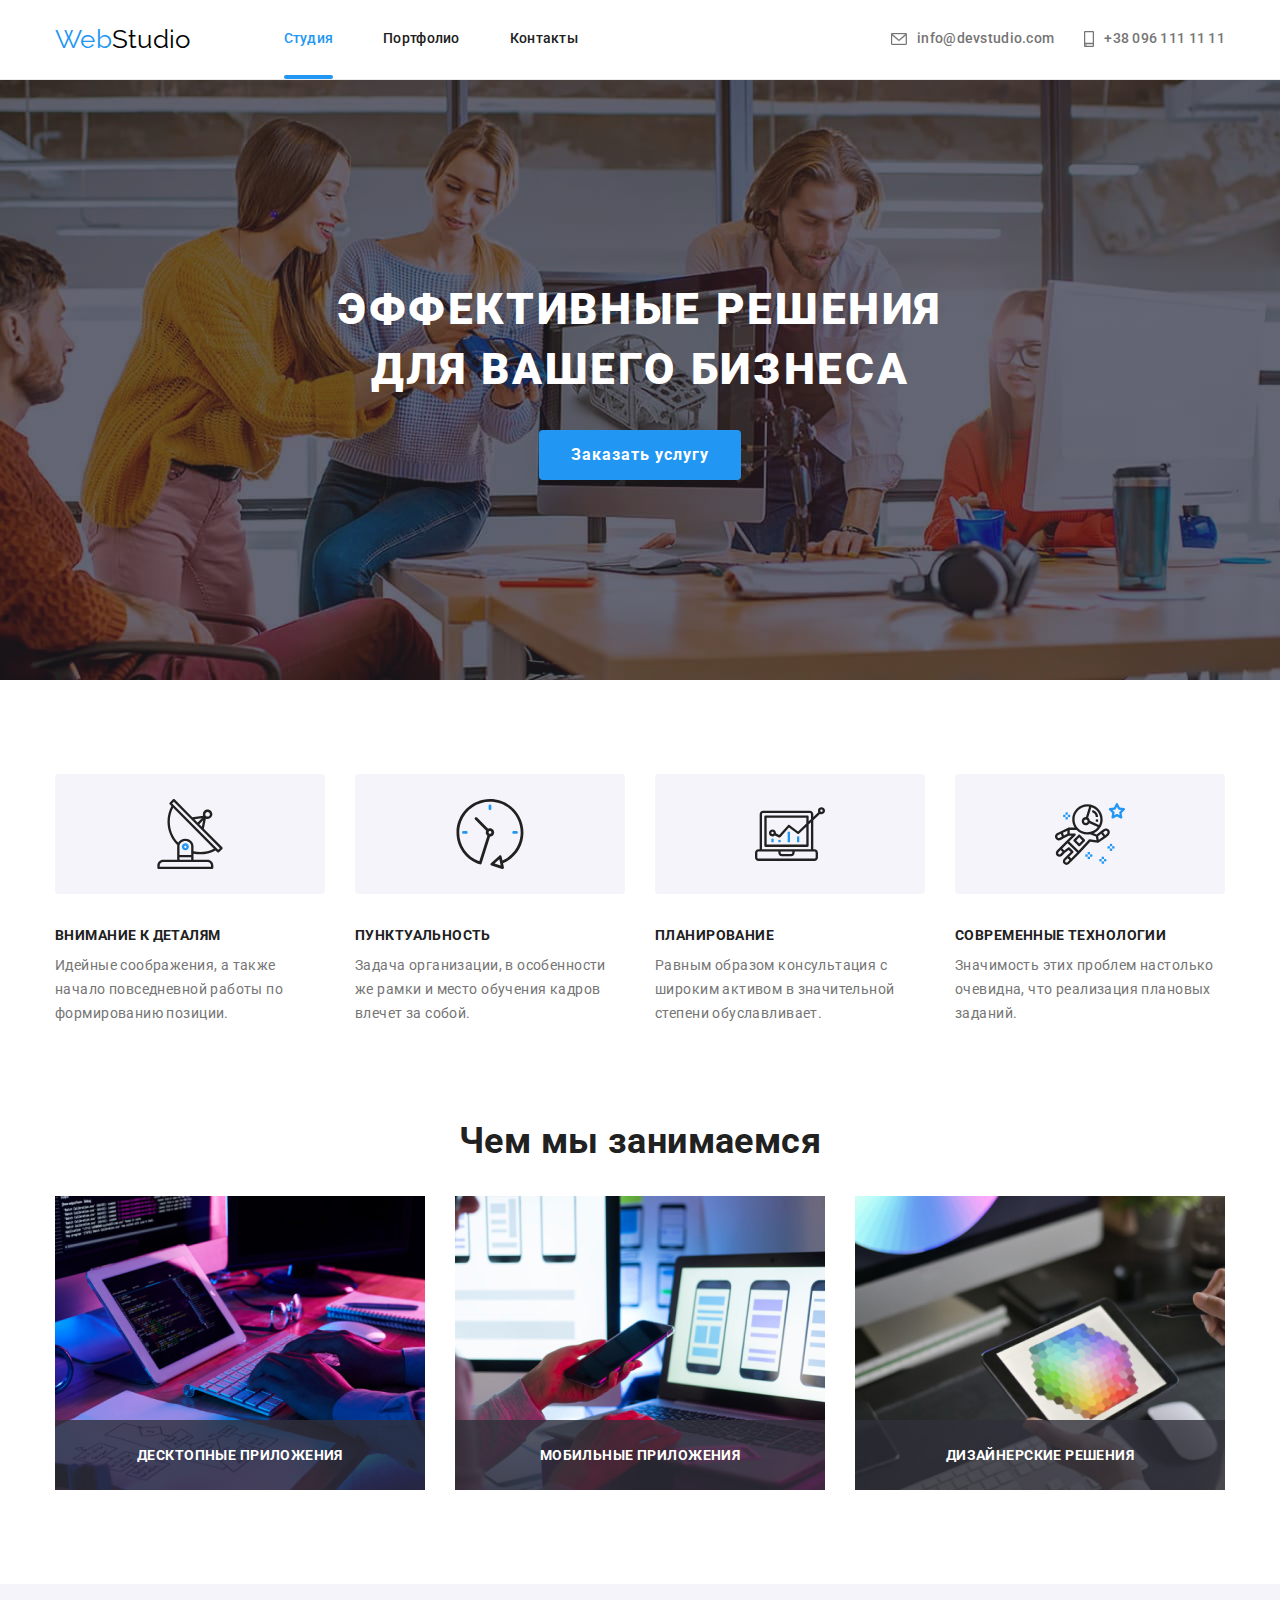
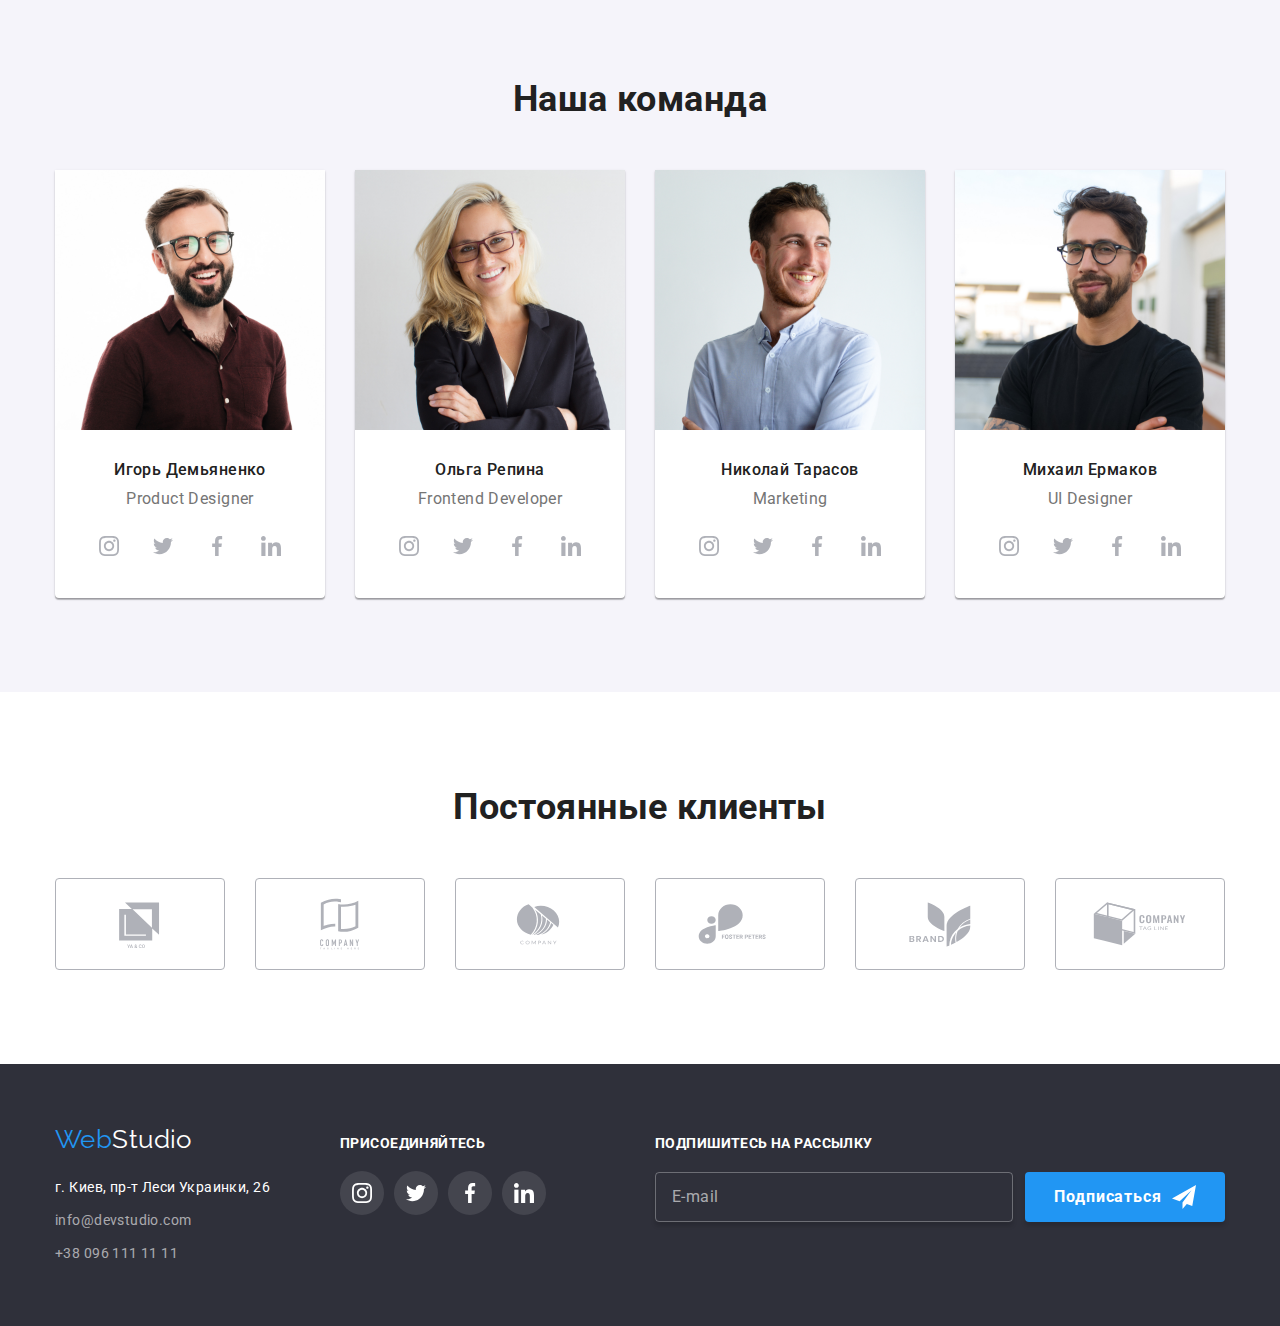
<file: index.html>
<!DOCTYPE html>
<html lang="ru">
  <head>
    <meta charset="UTF-8" />
    <meta http-equiv="X-UA-Compatible" content="IE=edge" />
    <meta name="viewport" content="width=device-width, initial-scale=1.0" />
    <title>WebStudio</title>
    <link rel="preconnect" href="https://fonts.gstatic.com" />
    <link
      rel="stylesheet"
      href="https://cdnjs.cloudflare.com/ajax/libs/modern-normalize/1.0.0/modern-normalize.min.css"
    />
    <link
      href="https://fonts.googleapis.com/css2?family=Raleway:wght@700&family=Roboto:wght@400;500;700;900&display=swap"
      rel="stylesheet"
    />
    <link rel="stylesheet" href="./css/styles.min.css" />
  </head>
  <body>
    <!-- top line -->
    <header class="header page-header">
      <div class="container">
        <nav class="main-nav">
          <a href="./index.html" class="main-nav__logo"
            ><span class="main-nav__logo--web">Web</span
            ><span class="main-nav__logo--studio">Studio</span></a
          >
        </nav>
        <button
          type="button"
          class="menu-button"
          aria-expanded="false"
          aria-controls="menu-container"
          data-menu-button
        >
          <svg
            width="20px"
            height="20px"
            aria-label="переключатель мобильного меню"
          >
            <use
              class="icon-menu-burger"
              href="./images/sprite.svg#icon-burger"
            ></use>
            <use
              class="icon-close-burger"
              href="./images/sprite.svg#icon-close-burger"
            ></use>
          </svg>
        </button>
        <div class="menu-container" id="menu-container" data-menu>
          <div class="nav-block">
            <ul class="menu site-nav">
              <li class="menu__item">
                <a class="menu__link" href="./index.html"
                  ><span class="menu__item--current">Студия</span></a
                >
              </li>
              <li class="menu__item">
                <a class="menu__link" href="./portfolio.html">Портфолио</a>
              </li>
              <li class="menu__item">
                <a class="menu__link" href="">Контакты</a>
              </li>
            </ul>
          </div>
          <ul class="auth-nav auth-nav--modifier">
            <li class="auth-nav__item">
              <a
                class="auth-nav__link auth-nav__link--modifier"
                href="mailto:info@devstudio.com"
              >
                <svg class="auth-nav--mail-icon">
                  <use href="./images/sprite.svg#icon-envelope"></use>
                </svg>
                info@devstudio.com</a
              >
            </li>
            <li class="auth-nav__item auth-nav__item--modifier">
              <a
                class="
                  auth-nav__link auth-nav__link--modifier auth-nav__link--phone
                "
                href="tel:+380961111111"
                ><svg class="auth-nav--tel-icon">
                  <use href="./images/sprite.svg#icon-smartphone"></use>
                </svg>
                +38 096 111 11 11</a
              >
            </li>
          </ul>
          <ul class="social__list">
            <li class="social__item">
              <a
                href=""
                class="social__link"
                target="_blank"
                rel="noopener noreferrer"
                >Instagram</a
              >
            </li>
            <li class="social__item">
              <a
                href=""
                class="social__link"
                target="_blank"
                rel="noopener noreferrer"
                >Twitter</a
              >
            </li>
            <li class="social__item">
              <a
                href=""
                class="social__link"
                target="_blank"
                rel="noopener noreferrer"
                >Facebook</a
              >
            </li>
            <li class="social__item">
              <a
                href=""
                class="social__link"
                target="_blank"
                rel="noopener noreferrer"
                >LinkedIn</a
              >
            </li>
          </ul>
        </div>
      </div>
    </header>

    <main>
      <!-- headder -->
      <section class="hero hero--modifier">
        <div class="container">
          <h1 class="hero--text">
            Эффективные решения<br />
            для вашего бизнеса
          </h1>

          <button data-modal-open type="button" class="button primary">
            Заказать услугу
          </button>
        </div>
      </section>

      <!-- Особенности -->

      <section class="section">
        <div class="container">
          <ul class="feature">
            <li class="feature__item feature__item--modifier">
              <div class="feature__icon">
                <svg class="feature__icon--modifier">
                  <use href="./images/sprite.svg#icon-antenna"></use>
                </svg>
              </div>
              <h2 class="feature__label">Внимание к деталям</h2>
              <p class="feature__text">
                Идейные соображения, а также начало повседневной работы по
                формированию позиции.
              </p>
            </li>
            <li class="feature__item feature__item--modifier">
              <div class="feature__icon">
                <svg class="feature__icon--modifier">
                  <use href="./images/sprite.svg#icon-clock"></use>
                </svg>
              </div>
              <h2 class="feature__label">Пунктуальность</h2>
              <p class="feature__text">
                Задача организации, в особенности же рамки и место обучения
                кадров влечет за собой.
              </p>
            </li>
            <li class="feature__item feature__item--modifier">
              <div class="feature__icon">
                <svg class="feature__icon--modifier">
                  <use href="./images/sprite.svg#icon-diagram"></use>
                </svg>
              </div>
              <h2 class="feature__label">Планирование</h2>
              <p class="feature__text">
                Равным образом консультация с широким активом в значительной
                степени обуславливает.
              </p>
            </li>
            <li class="feature__item feature__item--modifier">
              <div class="feature__icon">
                <svg class="feature__icon--modifier">
                  <use href="./images/sprite.svg#icon-astronaut"></use>
                </svg>
              </div>
              <h2 class="feature__label">Современные технологии</h2>
              <p class="feature__text">
                Значимость этих проблем настолько очевидна, что реализация
                плановых заданий.
              </p>
            </li>
          </ul>
        </div>
      </section>

      <!-- Чем мы занимаемся -->

      <section class="section work">
        <div class="container">
          <h2 class="work__title">Чем мы занимаемся</h2>
          <ul class="work-cardset">
            <li class="work-cardset__item work-cardset__item--modifier">
              <img src="./images/box1.jpg" alt="site creator" width="370" />
              <div class="work-cardset--text">
                <p>десктопные приложения</p>
              </div>
            </li>
            <li class="work-cardset__item work-cardset__item--modifier">
              <img src="./images/box2.jpg" alt="app creator" width="370" />
              <div class="work-cardset--text">
                <p>мобильные приложения</p>
              </div>
            </li>
            <li class="work-cardset__item work-cardset__item--modifier">
              <img src="./images/box3.jpg" alt="some design" width="370" />
              <div class="work-cardset--text">
                <p>дизайнерские решения</p>
              </div>
            </li>
          </ul>
        </div>
      </section>

      <!-- Наша команда / team -->

      <section class="section team">
        <div class="container">
          <h2 class="team__title">Наша команда</h2>
          <ul class="team-card-set">
            <li class="team-card-set__item">
              <picture>
                <source
                  srcset="./images/team-card-1.jpg"
                  media="(min-width: 1200px)"
                  type="image/jpeg"
                />
                <source
                  srcset="
                    ./images/tablet/worker01.jpg   1x,
                    ./images/tablet/worker01x2.jpg 2x
                  "
                  media="(min-width: 768px)"
                  type="image/jpeg"
                />
                <source
                  srcset="
                    ./images/mobile/worker01.jpg   1x,
                    ./images/mobile/worker01x2.jpg 2x
                  "
                  media="(max-width: 767.98px)"
                  type="image/jpeg"
                />
                <img
                  src="./images/mobile/worker01.jpg"
                  width="450"
                  height="460"
                  alt="портрет члена команды"
                  class="team-members__img"
                />
              </picture>
              <div class="worker">
                <h3 class="worker__title">Игорь Демьяненко</h3>
                <p class="worker__text">Product Designer</p>
                <ul class="social-icons">
                  <li class="social-icons__item">
                    <a
                      href=""
                      class="social-icon__link"
                      target="_blank"
                      rel="noopener noreferrer"
                    >
                      <svg class="social-icon__svg">
                        <use href="./images/sprite.svg#icon-instagram"></use>
                      </svg>
                    </a>
                  </li>
                  <li class="social-icons__item">
                    <a
                      href=""
                      class="social-icon__link"
                      target="_blank"
                      rel="noopener noreferrer"
                    >
                      <svg class="social-icon__svg">
                        <use href="./images/sprite.svg#icon-twitter"></use>
                      </svg>
                    </a>
                  </li>
                  <li class="social-icons__item">
                    <a
                      href=""
                      class="social-icon__link"
                      target="_blank"
                      rel="noopener noreferrer"
                    >
                      <svg class="social-icon__svg">
                        <use href="./images/sprite.svg#icon-facebook"></use>
                      </svg>
                    </a>
                  </li>
                  <li class="social-icons__item">
                    <a
                      href=""
                      class="social-icon__link"
                      target="_blank"
                      rel="noopener noreferrer"
                    >
                      <svg class="social-icon__svg">
                        <use href="./images/sprite.svg#icon-linkedin"></use>
                      </svg>
                    </a>
                  </li>
                </ul>
              </div>
            </li>

            <li class="team-card-set__item">
              <picture>
                <source
                  srcset="./images/team-card-2.jpg"
                  media="(min-width: 1200px)"
                  type="image/jpeg"
                />
                <source
                  srcset="
                    ./images/tablet/worker02.jpg   1x,
                    ./images/tablet/worker02x2.jpg 2x
                  "
                  media="(min-width: 768px)"
                  type="image/jpeg"
                />
                <source
                  srcset="
                    ./images/mobile/worker02.jpg   1x,
                    ./images/mobile/worker02x2.jpg 2x
                  "
                  media="(max-width: 767.98px)"
                  type="image/jpeg"
                />
                <img
                  src="./images/mobile/worker02.jpg"
                  width="450"
                  height="460"
                  alt="портрет члена команды"
                  class="team-members__img"
                />
              </picture>
              <div class="worker">
                <h3 class="worker__title">Ольга Репина</h3>
                <p class="worker__text">Frontend Developer</p>
                <ul class="social-icons">
                  <li class="social-icons__item">
                    <a
                      href=""
                      class="social-icon__link"
                      target="_blank"
                      rel="noopener noreferrer"
                    >
                      <svg class="social-icon__svg">
                        <use href="./images/sprite.svg#icon-instagram"></use>
                      </svg>
                    </a>
                  </li>
                  <li class="social-icons__item">
                    <a
                      href=""
                      class="social-icon__link"
                      target="_blank"
                      rel="noopener noreferrer"
                    >
                      <svg class="social-icon__svg">
                        <use href="./images/sprite.svg#icon-twitter"></use>
                      </svg>
                    </a>
                  </li>
                  <li class="social-icons__item">
                    <a
                      href=""
                      class="social-icon__link"
                      target="_blank"
                      rel="noopener noreferrer"
                    >
                      <svg class="social-icon__svg">
                        <use href="./images/sprite.svg#icon-facebook"></use>
                      </svg>
                    </a>
                  </li>
                  <li class="social-icons__item">
                    <a
                      href=""
                      class="social-icon__link"
                      target="_blank"
                      rel="noopener noreferrer"
                    >
                      <svg class="social-icon__svg">
                        <use href="./images/sprite.svg#icon-linkedin"></use>
                      </svg>
                    </a>
                  </li>
                </ul>
              </div>
            </li>

            <li class="team-card-set__item">
              <picture>
                <source
                  srcset="./images/team-card-3.jpg"
                  media="(min-width: 1200px)"
                  type="image/jpeg"
                />
                <source
                  srcset="
                    ./images/tablet/worker03.jpg   1x,
                    ./images/tablet/worker03x2.jpg 2x
                  "
                  media="(min-width: 768px)"
                  type="image/jpeg"
                />
                <source
                  srcset="
                    ./images/mobile/worker03.jpg   1x,
                    ./images/mobile/worker03x2.jpg 2x
                  "
                  media="(max-width: 767.98px)"
                  type="image/jpeg"
                />
                <img
                  src="./images/mobile/worker03.jpg"
                  width="450"
                  height="460"
                  alt="портрет члена команды"
                  class="team-members__img"
                />
              </picture>
              <div class="worker">
                <h3 class="worker__title">Николай Тарасов</h3>
                <p class="worker__text">Marketing</p>
                <ul class="social-icons">
                  <li class="social-icons__item">
                    <a
                      href=""
                      class="social-icon__link"
                      target="_blank"
                      rel="noopener noreferrer"
                    >
                      <svg class="social-icon__svg">
                        <use href="./images/sprite.svg#icon-instagram"></use>
                      </svg>
                    </a>
                  </li>
                  <li class="social-icons__item">
                    <a
                      href=""
                      class="social-icon__link"
                      target="_blank"
                      rel="noopener noreferrer"
                    >
                      <svg class="social-icon__svg">
                        <use href="./images/sprite.svg#icon-twitter"></use>
                      </svg>
                    </a>
                  </li>
                  <li class="social-icons__item">
                    <a
                      href=""
                      class="social-icon__link"
                      target="_blank"
                      rel="noopener noreferrer"
                    >
                      <svg class="social-icon__svg">
                        <use href="./images/sprite.svg#icon-facebook"></use>
                      </svg>
                    </a>
                  </li>
                  <li class="social-icons__item">
                    <a
                      href=""
                      class="social-icon__link"
                      target="_blank"
                      rel="noopener noreferrer"
                    >
                      <svg class="social-icon__svg">
                        <use href="./images/sprite.svg#icon-linkedin"></use>
                      </svg>
                    </a>
                  </li>
                </ul>
              </div>
            </li>

            <li class="team-card-set__item">
              <picture>
                <source
                  srcset="./images/team-card-4.jpg"
                  media="(min-width: 1200px)"
                  type="image/jpeg"
                />
                <source
                  srcset="
                    ./images/tablet/worker04.jpg   1x,
                    ./images/tablet/worker04x2.jpg 2x
                  "
                  media="(min-width: 768px)"
                  type="image/jpeg"
                />
                <source
                  srcset="
                    ./images/mobile/worker04.jpg   1x,
                    ./images/mobile/worker04x2.jpg 2x
                  "
                  media="(max-width: 767.98px)"
                  type="image/jpeg"
                />
                <img
                  src="./images/mobile/worker04.jpg"
                  width="450"
                  height="460"
                  alt="портрет члена команды"
                  class="team-members__img"
                />
              </picture>
              <div class="worker">
                <h3 class="worker__title">Михаил Ермаков</h3>
                <p class="worker__text">UI Designer</p>
                <ul class="social-icons">
                  <li class="social-icons__item">
                    <a
                      href=""
                      class="social-icon__link"
                      target="_blank"
                      rel="noopener noreferrer"
                    >
                      <svg class="social-icon__svg">
                        <use href="./images/sprite.svg#icon-instagram"></use>
                      </svg>
                    </a>
                  </li>
                  <li class="social-icons__item">
                    <a
                      href=""
                      class="social-icon__link"
                      target="_blank"
                      rel="noopener noreferrer"
                    >
                      <svg class="social-icon__svg">
                        <use href="./images/sprite.svg#icon-twitter"></use>
                      </svg>
                    </a>
                  </li>
                  <li class="social-icons__item">
                    <a
                      href=""
                      class="social-icon__link"
                      target="_blank"
                      rel="noopener noreferrer"
                    >
                      <svg class="social-icon__svg">
                        <use href="./images/sprite.svg#icon-facebook"></use>
                      </svg>
                    </a>
                  </li>
                  <li class="social-icons__item">
                    <a
                      href=""
                      class="social-icon__link"
                      target="_blank"
                      rel="noopener noreferrer"
                    >
                      <svg class="social-icon__svg">
                        <use href="./images/sprite.svg#icon-linkedin"></use>
                      </svg>
                    </a>
                  </li>
                </ul>
              </div>
            </li>
          </ul>
        </div>
      </section>

      <!-- clients -->

      <section class="section clients">
        <div class="container">
          <h2 class="clients__title">Постоянные клиенты</h2>
          <ul class="client-logo">
            <li class="client-logo__icon">
              <a
                href=""
                class="client-logo__link"
                target="_blank"
                rel="noopener noreferrer"
              >
                <svg class="client-logo__svg">
                  <use href="./images/sprite.svg#icon-logo1"></use>
                </svg>
              </a>
            </li>
            <li class="client-logo__icon">
              <a
                href=""
                class="client-logo__link"
                target="_blank"
                rel="noopener noreferrer"
              >
                <svg class="client-logo__svg">
                  <use href="./images/sprite.svg#icon-logo2"></use>
                </svg>
              </a>
            </li>
            <li class="client-logo__icon">
              <a
                href=""
                class="client-logo__link"
                target="_blank"
                rel="noopener noreferrer"
              >
                <svg class="client-logo__svg">
                  <use href="./images/sprite.svg#icon-logo3"></use>
                </svg>
              </a>
            </li>
            <li class="client-logo__icon">
              <a
                href=""
                class="client-logo__link"
                target="_blank"
                rel="noopener noreferrer"
              >
                <svg class="client-logo__svg">
                  <use href="./images/sprite.svg#icon-logo4"></use>
                </svg>
              </a>
            </li>
            <li class="client-logo__icon">
              <a
                href=""
                class="client-logo__link"
                target="_blank"
                rel="noopener noreferrer"
              >
                <svg class="client-logo__svg">
                  <use href="./images/sprite.svg#icon-logo5"></use>
                </svg>
              </a>
            </li>
            <li class="client-logo__icon">
              <a
                href=""
                class="client-logo__link"
                target="_blank"
                rel="noopener noreferrer"
              >
                <svg class="client-logo__svg">
                  <use href="./images/sprite.svg#icon-logo6"></use>
                </svg>
              </a>
            </li>
          </ul>
        </div>
      </section>
    </main>

    <!-- Подвал / footer -->

    <footer class="footer">
      <div class="container footer-menu">
        <address class="footer-menu__adress">
          <a href="./index.html" class="footer-menu__logo"
            ><span class="footer-menu__logo--web">Web</span
            ><span class="footer-menu__logo--studio">Studio</span></a
          >
          <div>
            <p class="footer-menu__street">г. Киев, пр-т Леси Украинки, 26</p>
            <ul class="auth-nav-foot">
              <li class="auth-nav-foot__mail">
                <a href="mailto:info@devstudio.com"
                  ><span class="auth-nav-foot__contact"
                    >info@devstudio.com</span
                  ></a
                >
              </li>
              <li class="auth-nav-foot__tel">
                <a href="tel:+380961111111"
                  ><span class="auth-nav-foot__contact"
                    >+38 096 111 11 11</span
                  ></a
                >
              </li>
            </ul>
          </div>
        </address>
        <div class="footer-socials">
          <p class="footer-socials__title">присоединяйтесь</p>
          <ul class="footer-icons">
            <li class="footer-icons__item">
              <a
                href=""
                class="footer-icons__link"
                target="_blank"
                rel="noopener noreferrer"
              >
                <svg class="footer-icons__svg">
                  <use href="./images/sprite.svg#icon-instagram"></use>
                </svg>
              </a>
            </li>
            <li class="footer-icons__item">
              <a
                href=""
                class="footer-icons__link"
                target="_blank"
                rel="noopener noreferrer"
              >
                <svg class="footer-icons__svg">
                  <use href="./images/sprite.svg#icon-twitter"></use>
                </svg>
              </a>
            </li>
            <li class="footer-icons__item">
              <a
                href=""
                class="footer-icons__link"
                target="_blank"
                rel="noopener noreferrer"
              >
                <svg class="footer-icons__svg">
                  <use href="./images/sprite.svg#icon-facebook"></use>
                </svg>
              </a>
            </li>
            <li class="footer-icons__item">
              <a
                href=""
                class="footer-icons__link"
                target="_blank"
                rel="noopener noreferrer"
              >
                <svg class="footer-icons__svg">
                  <use href="./images/sprite.svg#icon-linkedin"></use>
                </svg>
              </a>
            </li>
          </ul>
        </div>
        <div class="sign-up">
          <h2 class="sign-up__text">Подпишитесь на рассылку</h2>
          <form class="foot-form">
            <label for="sign-up" class="foot-form__label visually-hidden">
              Почта
            </label>
            <input
              type="email"
              name="sign-up"
              class="foot-form__input"
              id="sign-up"
              placeholder="E-mail"
            />
            <button type="submit" class="submit-btn button-cursor">
              Подписаться
              <span class="submit-btn__svg">
                <svg class="submit-btn__svg--send-svg">
                  <use href="./images/sprite.svg#icon-send"></use>
                </svg>
              </span>
            </button>
          </form>
        </div>
      </div>
    </footer>

    <!-- backdrop  -->

    <div class="backdrop is-hidden" data-modal>
      <div class="modal">
        <button data-modal-close type="button" class="modal__close">
          <svg class="modal__icon">
            <use href="./images/sprite.svg#icon-close"></use>
          </svg>
        </button>

        <form class="form" autocomplete="off">
          <p class="form__title">Оставьте свои данные, мы вам перезвоним</p>

          <label class="form__label"
            >Имя
            <input class="form__input" type="text" name="user-name" />
            <svg class="form__icon" width="18px" height="18px">
              <use href="./images/sprite.svg#icon-person"></use>
            </svg>
          </label>

          <label class="form__label"
            >Телефон
            <input class="form__input" type="tel" name="user-tel" />
            <svg class="form__icon" width="18px" height="18px">
              <use href="./images/sprite.svg#icon-phone"></use>
            </svg>
          </label>

          <label class="form__label"
            >Почта
            <input class="form__input" type="email" name="user-email" />
            <svg class="form__icon" width="18px" height="18px">
              <use href="./images/sprite.svg#icon-email"></use>
            </svg>
          </label>

          <label class="form__label"
            >Коментарий
            <textarea
              class="form__label--comment-textarea"
              name="comment"
              placeholder="Введите текст"
            ></textarea>
          </label>

          <input
            class="agreement visually-hidden"
            type="checkbox"
            name="agreement"
            id="agreement"
          />
          <label class="agreement__label" for="agreement"
            >Соглашаюсь с рассылкой и принимаю
            <a
              class="agreement__link"
              href=""
              target="_blank"
              rel="noopener noreferrer"
            >
              Условия договора</a
            >
          </label>

          <button class="button-send" type="submit">Отправить</button>
        </form>
      </div>
    </div>
    <!-- <script>
      (() => {
        const refs = {
          openModalBtn: document.querySelector("[data-modal-open]"),
          closeModalBtn: document.querySelector("[data-modal-close]"),
          modal: document.querySelector("[data-modal]"),
        };

        refs.openModalBtn.addEventListener("click", toggleModal);
        refs.closeModalBtn.addEventListener("click", toggleModal);

        function toggleModal() {
          refs.modal.classList.toggle("is-hidden");
        }
      })();
    </script> -->
    <script src="./js/modal.js"></script>
    <script src="./js/menu.js"></script>
  </body>
</html>
</file>
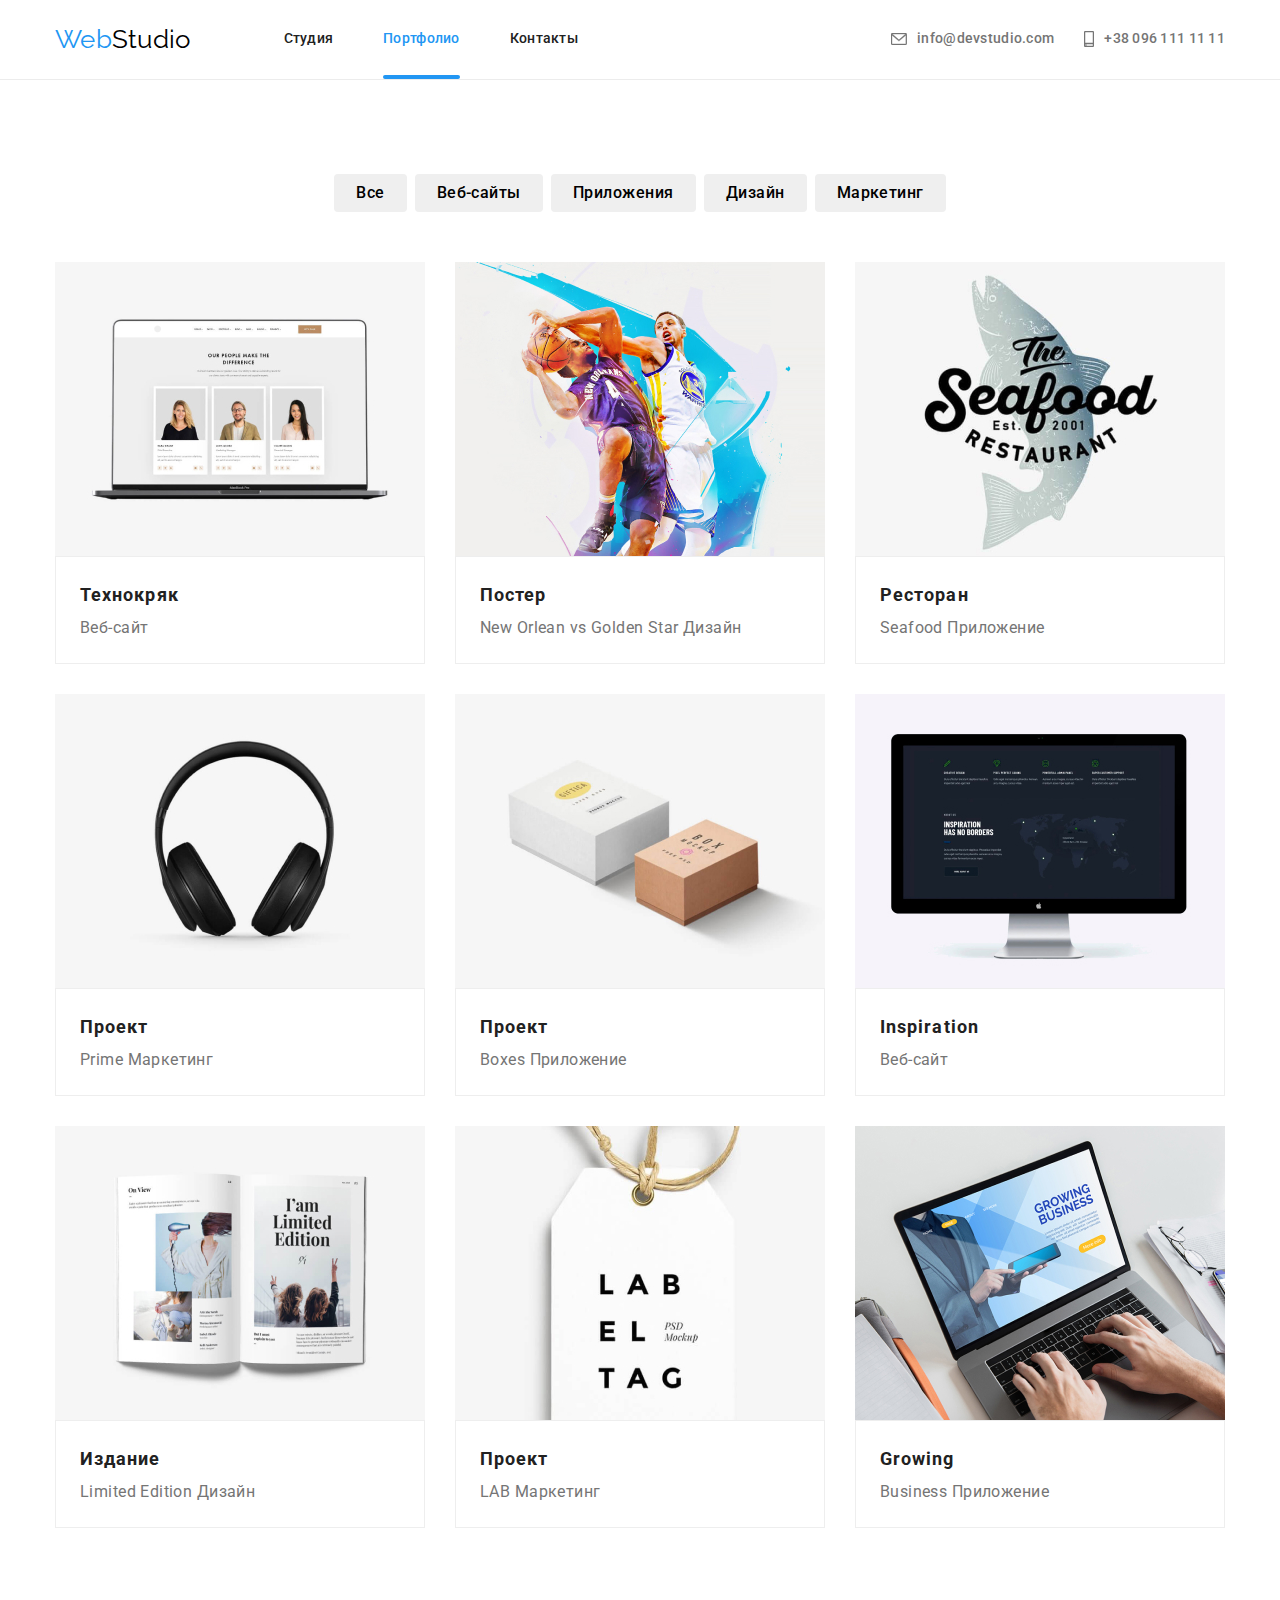
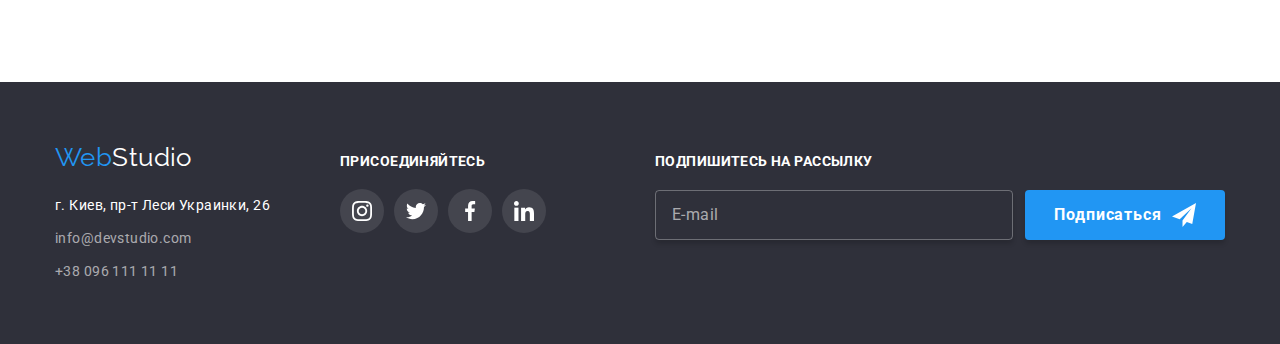
<file: portfolio.html>
<!DOCTYPE html>
<html lang="ru">
  <head>
    <meta charset="UTF-8" />
    <meta http-equiv="X-UA-Compatible" content="IE=edge" />
    <meta name="viewport" content="width=device-width, initial-scale=1.0" />
    <title>Portfolio</title>
    <link rel="preconnect" href="https://fonts.gstatic.com" />
    <link
      rel="stylesheet"
      href="https://cdnjs.cloudflare.com/ajax/libs/modern-normalize/1.0.0/modern-normalize.min.css"
    />
    <link
      href="https://fonts.googleapis.com/css2?family=Raleway:wght@700&family=Roboto:wght@400;500;700;900&display=swap"
      rel="stylesheet"
    />
    <link rel="stylesheet" href="./css/styles.css" />
  </head>
  <body>
    <!-- Шапка сайта -->
    <header class="header page-header">
      <div class="container">
        <nav class="main-nav">
          <a href="./index.html" class="main-nav__logo"
            ><span class="main-nav__logo--web">Web</span
            ><span class="main-nav__logo--studio">Studio</span></a
          >
        </nav>
        <button
          type="button"
          class="menu-button"
          aria-expanded="false"
          aria-controls="menu-container"
          data-menu-button
        >
          <svg
            width="20px"
            height="20px"
            aria-label="переключатель мобильного меню"
          >
            <use
              class="icon-menu-burger"
              href="./images/sprite.svg#icon-burger"
            ></use>
            <use
              class="icon-close-burger"
              href="./images/sprite.svg#icon-close-burger"
            ></use>
          </svg>
        </button>
        <div class="menu-container" id="menu-container" data-menu>
          <div class="nav-block">
            <ul class="menu site-nav">
              <li class="menu__item">
                <a class="menu__link" href="./index.html">Cтудия</a>
              </li>
              <li class="menu__item">
                <a class="menu__link" href="./portfolio.html"
                  ><span class="menu__item--current">Портфолио</span></a
                >
              </li>
              <li class="menu__item">
                <a class="menu__link" href="">Контакты</a>
              </li>
            </ul>
          </div>
          <ul class="auth-nav auth-nav--modifier">
            <li class="auth-nav__item">
              <a
                class="auth-nav__link auth-nav__link--modifier"
                href="mailto:info@devstudio.com"
              >
                <svg class="auth-nav--mail-icon">
                  <use href="./images/sprite.svg#icon-envelope"></use>
                </svg>
                info@devstudio.com</a
              >
            </li>
            <li class="auth-nav__item auth-nav__item--modifier">
              <a
                class="
                  auth-nav__link auth-nav__link--modifier auth-nav__link--phone
                "
                href="tel:+380961111111"
                ><svg class="auth-nav--tel-icon">
                  <use href="./images/sprite.svg#icon-smartphone"></use>
                </svg>
                +38 096 111 11 11</a
              >
            </li>
          </ul>
          <ul class="social__list">
            <li class="social__item">
              <a
                href
                class="social__link"
                target="_blank"
                rel="noopener noreferrer"
                >Instagram</a
              >
            </li>
            <li class="social__item">
              <a
                href
                class="social__link"
                target="_blank"
                rel="noopener noreferrer"
                >Twitter</a
              >
            </li>
            <li class="social__item">
              <a
                href
                class="social__link"
                target="_blank"
                rel="noopener noreferrer"
                >Facebook</a
              >
            </li>
            <li class="social__item">
              <a
                href
                class="social__link"
                target="_blank"
                rel="noopener noreferrer"
                >LinkedIn</a
              >
            </li>
          </ul>
        </div>
      </div>
    </header>
    <main>
      <h1 class="hide">Portfolio</h1>
      <!-- фильтры -->
      <section class="section filter-buttons">
        <div class="container">
          <h2 class="hide">Filters</h2>
          <ul class="portfolio-btns site-nav">
            <li class="filter-btn">
              <button type="button" class="button">Все</button>
            </li>
            <li class="filter-btn">
              <button type="button" class="button">Веб-сайты</button>
            </li>
            <li class="filter-btn">
              <button type="button" class="button">Приложения</button>
            </li>
            <li class="filter-btn">
              <button type="button" class="button">Дизайн</button>
            </li>
            <li class="filter-btn">
              <button type="button" class="button">Маркетинг</button>
            </li>
          </ul>
        </div>
      </section>
      <!-- портфолио  -->
      <section class="section-filter">
        <div class="container">
          <h2 class="hide">Portfolio</h2>
          <ul class="makets team-work">
            <li class="makets__item work-item-portfolio">
              <a href="">
                <div class="makets__img">
                  <div class="makets__details">
                    Технокряк это современная площадка распространения
                    коронавируса. Компании используют эту платформу для
                    цифрового шпионажа и атак на защищённые сервера конкурентов.
                  </div>
                  <picture>
                    <source
                      srcset="
                        ./images/img-0.jpg           1x,
                        ./images/desktop/img-0x2.jpg 2x,
                        ./images/desktop/img-0x3.jpg 3x
                      "
                      media="(min-width: 1200px)"
                      type="image/jpeg"
                    />
                    <source
                      srcset="
                        ./images/tablet/product01.jpg   1x,
                        ./images/tablet/product01x2.jpg 2x
                      "
                      media="(min-width: 768px)"
                      type="image/jpeg"
                    />
                    <source
                      srcset="
                        ./images/mobile/product01.jpg   1x,
                        ./images/mobile/product01x2.jpg 2x
                      "
                      media="(max-width: 767.98px)"
                      type="image/jpeg"
                    />
                    <img
                      src="./images/mobile/product01.jpg"
                      alt="ноутбук"
                      width="450"
                      height="294"
                      class="cardset__img"
                    />
                  </picture>
                </div>

                <div class="text-inner">
                  <h3 class="text-inner__title">Технокряк</h3>
                  <p class="text-inner__text">Веб-сайт</p>
                </div>
              </a>
            </li>
            <li class="makets__item work-item-portfolio">
              <a href="">
                <div class="makets__img">
                  <div class="makets__details">
                    Технокряк это современная площадка распространения
                    коронавируса. Компании используют эту платформу для
                    цифрового шпионажа и атак на защищённые сервера конкурентов.
                  </div>
                  <picture>
                    <source
                      srcset="
                        ./images/img-1.jpg           1x,
                        ./images/desktop/img-1x2.jpg 2x,
                        ./images/desktop/img-1x3.jpg 3x
                      "
                      media="(min-width: 1200px)"
                      type="image/jpeg"
                    />
                    <source
                      srcset="
                        ./images/tablet/product02.jpg   1x,
                        ./images/tablet/product02x2.jpg 2x
                      "
                      media="(min-width: 768px)"
                      type="image/jpeg"
                    />
                    <source
                      srcset="
                        ./images/mobile/product02.jpg   1x,
                        ./images/mobile/product02x2.jpg 2x
                      "
                      media="(max-width: 767.98px)"
                      type="image/jpeg"
                    />
                    <img
                      src="./images/mobile/product02.jpg"
                      alt="ноутбук"
                      width="450"
                      height="294"
                      class="cardset__img"
                    />
                  </picture>
                </div>
                <div class="text-inner">
                  <h3 class="text-inner__title">Постер</h3>
                  <p class="text-inner__text">
                    New Orlean vs Golden Star Дизайн
                  </p>
                </div>
              </a>
            </li>
            <li class="makets__item work-item-portfolio">
              <a href="">
                <div class="makets__img">
                  <div class="makets__details">
                    Технокряк это современная площадка распространения
                    коронавируса. Компании используют эту платформу для
                    цифрового шпионажа и атак на защищённые сервера конкурентов.
                  </div>
                  <picture>
                    <source
                      srcset="
                        ./images/img-2.jpg           1x,
                        ./images/desktop/img-2x2.jpg 2x,
                        ./images/desktop/img-2x3.jpg 3x
                      "
                      media="(min-width: 1200px)"
                      type="image/jpeg"
                    />
                    <source
                      srcset="
                        ./images/tablet/product03.jpg   1x,
                        ./images/tablet/product03x2.jpg 2x
                      "
                      media="(min-width: 768px)"
                      type="image/jpeg"
                    />
                    <source
                      srcset="
                        ./images/mobile/product03.jpg   1x,
                        ./images/mobile/product03x2.jpg 2x
                      "
                      media="(max-width: 767.98px)"
                      type="image/jpeg"
                    />
                    <img
                      src="./images/mobile/product03.jpg"
                      alt="ноутбук"
                      width="450"
                      height="294"
                      class="cardset__img"
                    />
                  </picture>
                </div>
                <div class="text-inner">
                  <h3 class="text-inner__title">Ресторан</h3>
                  <p class="text-inner__text">Seafood Приложение</p>
                </div>
              </a>
            </li>
            <li class="makets__item work-item-portfolio">
              <a href="">
                <div class="makets__img">
                  <div class="makets__details">
                    Технокряк это современная площадка распространения
                    коронавируса. Компании используют эту платформу для
                    цифрового шпионажа и атак на защищённые сервера конкурентов.
                  </div>
                  <picture>
                    <source
                      srcset="
                        ./images/img-3.jpg           1x,
                        ./images/desktop/img-3x2.jpg 2x,
                        ./images/desktop/img-3x3.jpg 3x
                      "
                      media="(min-width: 1200px)"
                      type="image/jpeg"
                    />
                    <source
                      srcset="
                        ./images/tablet/product04.jpg   1x,
                        ./images/tablet/product04x2.jpg 2x
                      "
                      media="(min-width: 768px)"
                      type="image/jpeg"
                    />
                    <source
                      srcset="
                        ./images/mobile/product04.jpg   1x,
                        ./images/mobile/product04x2.jpg 2x
                      "
                      media="(max-width: 767.98px)"
                      type="image/jpeg"
                    />
                    <img
                      src="./images/mobile/product04.jpg"
                      alt="ноутбук"
                      width="450"
                      height="294"
                      class="cardset__img"
                    />
                  </picture>
                </div>
                <div class="text-inner">
                  <h3 class="text-inner__title">Проект</h3>
                  <p class="text-inner__text">Prime Маркетинг</p>
                </div>
              </a>
            </li>
            <li class="makets__item work-item-portfolio">
              <a href=""
                ><div class="makets__img">
                  <div class="makets__details">
                    Технокряк это современная площадка распространения
                    коронавируса. Компании используют эту платформу для
                    цифрового шпионажа и атак на защищённые сервера конкурентов.
                  </div>
                  <picture>
                    <source
                      srcset="
                        ./images/img-4.jpg           1x,
                        ./images/desktop/img-4x2.jpg 2x,
                        ./images/desktop/img-4x3.jpg 3x
                      "
                      media="(min-width: 1200px)"
                      type="image/jpeg"
                    />
                    <source
                      srcset="
                        ./images/tablet/product05.jpg   1x,
                        ./images/tablet/product05x2.jpg 2x
                      "
                      media="(min-width: 768px)"
                      type="image/jpeg"
                    />
                    <source
                      srcset="
                        ./images/mobile/product05.jpg   1x,
                        ./images/mobile/product05x2.jpg 2x
                      "
                      media="(max-width: 767.98px)"
                      type="image/jpeg"
                    />
                    <img
                      src="./images/mobile/product05.jpg"
                      alt="ноутбук"
                      width="450"
                      height="294"
                      class="cardset__img"
                    />
                  </picture>
                </div>
                <div class="text-inner">
                  <h3 class="text-inner__title">Проект</h3>
                  <p class="text-inner__text">Boxes Приложение</p>
                </div>
              </a>
            </li>
            <li class="makets__item work-item-portfolio">
              <a href="">
                <div class="makets__img">
                  <div class="makets__details">
                    Технокряк это современная площадка распространения
                    коронавируса. Компании используют эту платформу для
                    цифрового шпионажа и атак на защищённые сервера конкурентов.
                  </div>
                  <picture>
                    <source
                      srcset="
                        ./images/img-5.jpg           1x,
                        ./images/desktop/img-5x2.jpg 2x,
                        ./images/desktop/img-5x3.jpg 3x
                      "
                      media="(min-width: 1200px)"
                      type="image/jpeg"
                    />
                    <source
                      srcset="
                        ./images/tablet/product06.jpg   1x,
                        ./images/tablet/product06x2.jpg 2x
                      "
                      media="(min-width: 768px)"
                      type="image/jpeg"
                    />
                    <source
                      srcset="
                        ./images/mobile/product06.jpg   1x,
                        ./images/mobile/product06x2.jpg 2x
                      "
                      media="(max-width: 767.98px)"
                      type="image/jpeg"
                    />
                    <img
                      src="./images/mobile/product06.jpg"
                      alt="ноутбук"
                      width="450"
                      height="294"
                      class="cardset__img"
                    />
                  </picture>
                </div>
                <div class="text-inner">
                  <h3 class="text-inner__title">Inspiration</h3>
                  <p class="text-inner__text">Веб-сайт</p>
                </div>
              </a>
            </li>
            <li class="makets__item work-item-portfolio">
              <a href=""
                ><div class="makets__img">
                  <div class="makets__details">
                    Технокряк это современная площадка распространения
                    коронавируса. Компании используют эту платформу для
                    цифрового шпионажа и атак на защищённые сервера конкурентов.
                  </div>
                  <picture>
                    <source
                      srcset="
                        ./images/img-6.jpg           1x,
                        ./images/desktop/img-6x2.jpg 2x,
                        ./images/desktop/img-6x3.jpg 3x
                      "
                      media="(min-width: 1200px)"
                      type="image/jpeg"
                    />
                    <source
                      srcset="
                        ./images/tablet/product07.jpg   1x,
                        ./images/tablet/product07x2.jpg 2x
                      "
                      media="(min-width: 768px)"
                      type="image/jpeg"
                    />
                    <source
                      srcset="
                        ./images/mobile/product07.jpg   1x,
                        ./images/mobile/product07x2.jpg 2x
                      "
                      media="(max-width: 767.98px)"
                      type="image/jpeg"
                    />
                    <img
                      src="./images/mobile/product07.jpg"
                      alt="ноутбук"
                      width="450"
                      height="294"
                      class="cardset__img"
                    />
                  </picture>
                </div>
                <div class="text-inner">
                  <h3 class="text-inner__title">Издание</h3>
                  <p class="text-inner__text">Limited Edition Дизайн</p>
                </div>
              </a>
            </li>
            <li class="makets__item work-item-portfolio">
              <a href=""
                ><div class="makets__img">
                  <div class="makets__details">
                    Технокряк это современная площадка распространения
                    коронавируса. Компании используют эту платформу для
                    цифрового шпионажа и атак на защищённые сервера конкурентов.
                  </div>
                  <picture>
                    <source
                      srcset="
                        ./images/img-7.jpg           1x,
                        ./images/desktop/img-7x2.jpg 2x,
                        ./images/desktop/img-7x3.jpg 3x
                      "
                      media="(min-width: 1200px)"
                      type="image/jpeg"
                    />
                    <source
                      srcset="
                        ./images/tablet/product08.jpg   1x,
                        ./images/tablet/product08x2.jpg 2x
                      "
                      media="(min-width: 768px)"
                      type="image/jpeg"
                    />
                    <source
                      srcset="
                        ./images/mobile/product08.jpg   1x,
                        ./images/mobile/product08x2.jpg 2x
                      "
                      media="(max-width: 767.98px)"
                      type="image/jpeg"
                    />
                    <img
                      src="./images/mobile/product08.jpg"
                      alt="ноутбук"
                      width="450"
                      height="294"
                      class="cardset__img"
                    />
                  </picture>
                </div>
                <div class="text-inner">
                  <h3 class="text-inner__title">Проект</h3>
                  <p class="text-inner__text">LAB Маркетинг</p>
                </div>
              </a>
            </li>
            <li class="makets__item work-item-portfolio">
              <a href=""
                ><div class="makets__img">
                  <div class="makets__details">
                    Технокряк это современная площадка распространения
                    коронавируса. Компании используют эту платформу для
                    цифрового шпионажа и атак на защищённые сервера конкурентов.
                  </div>
                  <picture>
                    <source
                      srcset="
                        ./images/img-8.jpg           1x,
                        ./images/desktop/img-8x2.jpg 2x,
                        ./images/desktop/img-8x3.jpg 3x
                      "
                      media="(min-width: 1200px)"
                      type="image/jpeg"
                    />
                    <source
                      srcset="
                        ./images/tablet/product09.jpg   1x,
                        ./images/tablet/product09x2.jpg 2x
                      "
                      media="(min-width: 768px)"
                      type="image/jpeg"
                    />
                    <source
                      srcset="
                        ./images/mobile/product09.jpg   1x,
                        ./images/mobile/product09x2.jpg 2x
                      "
                      media="(max-width: 767.98px)"
                      type="image/jpeg"
                    />
                    <img
                      src="./images/mobile/product09.jpg"
                      alt="ноутбук"
                      width="450"
                      height="294"
                      class="cardset__img"
                    />
                  </picture>
                </div>
                <div class="text-inner">
                  <h3 class="text-inner__title">Growing</h3>
                  <p class="text-inner__text">Business Приложение</p>
                </div>
              </a>
            </li>
          </ul>
        </div>
      </section>
    </main>

    <!-- Подвал / footer -->
    <footer class="footer">
      <div class="container footer-menu">
        <address class="footer-menu__adress">
          <a href="./index.html" class="footer-menu__logo"
            ><span class="footer-menu__logo--web">Web</span
            ><span class="footer-menu__logo--studio">Studio</span></a
          >
          <div>
            <p class="footer-menu__street">г. Киев, пр-т Леси Украинки, 26</p>
            <ul class="auth-nav-foot">
              <li class="auth-nav-foot__mail">
                <a href="mailto:info@devstudio.com"
                  ><span class="auth-nav-foot__contact"
                    >info@devstudio.com</span
                  ></a
                >
              </li>
              <li class="auth-nav-foot__tel">
                <a href="tel:+380961111111"
                  ><span class="auth-nav-foot__contact"
                    >+38 096 111 11 11</span
                  ></a
                >
              </li>
            </ul>
          </div>
        </address>
        <div class="footer-socials">
          <p class="footer-socials__title">присоединяйтесь</p>
          <ul class="footer-icons">
            <li class="footer-icons__item">
              <a
                href=""
                class="footer-icons__link"
                target="_blank"
                rel="noopener noreferrer"
              >
                <svg class="footer-icons__svg">
                  <use href="./images/sprite.svg#icon-instagram"></use>
                </svg>
              </a>
            </li>
            <li class="footer-icons__item">
              <a
                href=""
                class="footer-icons__link"
                target="_blank"
                rel="noopener noreferrer"
              >
                <svg class="footer-icons__svg">
                  <use href="./images/sprite.svg#icon-twitter"></use>
                </svg>
              </a>
            </li>
            <li class="footer-icons__item">
              <a
                href=""
                class="footer-icons__link"
                target="_blank"
                rel="noopener noreferrer"
              >
                <svg class="footer-icons__svg">
                  <use href="./images/sprite.svg#icon-facebook"></use>
                </svg>
              </a>
            </li>
            <li class="footer-icons__item">
              <a
                href=""
                class="footer-icons__link"
                target="_blank"
                rel="noopener noreferrer"
              >
                <svg class="footer-icons__svg">
                  <use href="./images/sprite.svg#icon-linkedin"></use>
                </svg>
              </a>
            </li>
          </ul>
        </div>
        <div class="sign-up">
          <h2 class="sign-up__text">Подпишитесь на рассылку</h2>
          <form class="foot-form">
            <label for="sign-up" class="foot-form__label visually-hidden">
              Почта
            </label>
            <input
              type="email"
              name="sign-up"
              class="foot-form__input"
              id="sign-up"
              placeholder="E-mail"
            />
            <button type="submit" class="submit-btn button-cursor">
              Подписаться
              <span class="submit-btn__svg">
                <svg class="submit-btn__svg--send-svg">
                  <use href="./images/sprite.svg#icon-send"></use>
                </svg>
              </span>
            </button>
          </form>
        </div>
      </div>
    </footer>
    <!-- <script>
      (() => {
        const refs = {
          openModalBtn: document.querySelector("[data-modal-open]"),
          closeModalBtn: document.querySelector("[data-modal-close]"),
          modal: document.querySelector("[data-modal]"),
        };

        refs.openModalBtn.addEventListener("click", toggleModal);
        refs.closeModalBtn.addEventListener("click", toggleModal);

        function toggleModal() {
          refs.modal.classList.toggle("is-hidden");
        }
      })();
    </script> -->

    <script src="./js/modal.js"></script>
    <script src="./js/menu.js"></script>
  </body>
</html>
</file>
<file: css/styles.css>
:root {
  --primary-text-color: #757575;
  --title-text-color: #212121;
  --accent-color: #2196f3;
  --button-accent-text-color: #fff;
  --icon-color: #afb1b8;
  --footer-icon-bgc: rgba(255, 255, 255, 0.1);
  --hero-gradient: rgba(47, 48, 58, 0.4), rgba(47, 48, 58, 0.4);
  --standard-animation: 250ms cubic-bezier(0.4, 0, 0.2, 1);
  --font-family--roboto: "Roboto", sans-serif;
  --backgr-dark: #2f303a;
}

html {
  box-sizing: border-box;
}

*,
*::before,
*::after {
  box-sizing: inherit;
}

h1,
h2,
h3 p,
ul {
  margin: 0;
  padding-left: 0;
  display: inline-block;
  list-style: none;
}

img {
  display: block;
  max-width: 100%;
  height: auto;
}

body {
  background-color: #fff;
  color: var(--primary-text-color);
  font-family: var(--font-family--roboto);
  font-size: 14px;
  line-height: 1.71;
  letter-spacing: 0.03em;
}

a {
  text-decoration: none;
}

.visually-hidden {
  position: absolute !important;
  clip: rect(1px 1px 1px 1px);
  clip: rect(1px, 1px, 1px, 1px);
  padding: 0 !important;
  border: 0 !important;
  height: 1px !important;
  width: 1px !important;
  overflow: hidden;
}

.hide {
  color: var(--title-text-color);
  display: none;
}

.container {
  width: 100%;
  padding-left: 15px;
  padding-right: 15px;
}

@media screen and (min-width: 480px) {
  .container {
    max-width: 480px;
    margin-left: auto;
    margin-right: auto;
  }
}

@media screen and (min-width: 768px) {
  .container {
    max-width: 768px;
  }
}

@media screen and (min-width: 1200px) {
  .container {
    max-width: 1200px;
  }
}

.main-nav__logo {
  display: inline-block;
  font-family: Raleway, sans-serif;
  font-size: 26px;
  line-height: 1.19;
}

@media screen and (min-width: 400px) {
  .main-nav__logo {
    font-size: 24px;
  }
}

@media screen and (min-width: 768px) {
  .main-nav__logo {
    font-size: 26px;
  }
}

.main-nav__logo--web {
  color: var(--accent-color);
}

.main-nav__logo--studio {
  color: #000000;
}

@media screen and (min-width: 320px) {
  .section {
    padding-top: 60px;
    padding-bottom: 60px;
  }
}

@media screen and (min-width: 1200px) {
  .section {
    padding-top: 94px;
    padding-bottom: 94px;
  }
}

@media screen and (min-width: 320px) {
  .section-filter {
    padding-bottom: 60px;
  }
}

.header {
  position: relative;
  background-color: #ffffff;
  border-bottom: 1px solid #ececec;
}

@media screen and (min-width: 768px) {
  .header {
    padding-top: 21px;
    padding-bottom: 21px;
  }
}

@media screen and (min-width: 1200px) {
  .header {
    padding-top: 24px;
    padding-bottom: 24px;
    font-size: 14px;
    line-height: 1.14;
    letter-spacing: 0.02em;
  }
}

.main-nav {
  display: flex;
  align-items: center;
}

@media screen and (min-width: 768px) {
  .main-nav {
    margin-right: 88px;
  }
}

@media screen and (min-width: 1200px) {
  .main-nav {
    margin-right: 93px;
  }
}

.menu-button {
  display: inline-flex;
  z-index: 6;
  margin: 0;
  padding: 0;
  border: none;
  background-color: transparent;
}

@media screen and (max-width: 767px) {
  .menu-button:hover, .menu-button:focus {
    fill: var(--accent-color);
  }
}

@media screen and (min-width: 768px) {
  .menu-button {
    display: none;
  }
}

.menu-button .icon-close-burger {
  display: none;
}

.menu-button.is-open .icon-close-burger {
  display: block;
}

.menu-button.is-open .icon-menu-burger {
  display: none;
}

.menu-container {
  background-color: #fff;
}

.menu-container.is-open {
  display: flex;
  flex-direction: column;
  padding: 48px 40px;
  align-items: flex-start;
}

@media screen and (max-width: 767px) {
  .menu-container {
    display: none;
    position: absolute;
    top: 50%;
    left: 50%;
    width: 100%;
    height: 796px;
    transform: translate(-50%, -30px);
  }
}

@media screen and (min-width: 768px) {
  .menu-container {
    display: inline-flex;
    justify-content: space-between;
    flex-grow: 2;
    align-items: center;
  }
}

@media screen and (min-width: 768px) {
  .menu-container {
    display: flex;
  }
}

.social__list {
  display: inline-flex;
  flex-wrap: wrap;
  padding-top: 64px;
  font-weight: 500;
  font-size: 18px;
  line-height: 1.22;
  letter-spacing: 0.02em;
  color: #2196f3;
}

@media screen and (min-width: 768px) {
  .social__list {
    display: none;
  }
}

.social__item {
  margin-bottom: 10px;
}

.social__item:not(:last-child) {
  border-right: 1px solid rgba(33, 33, 33, 0.2);
}

.social__link {
  padding: 5px 10px;
  color: inherit;
  text-decoration: none;
}

@media screen and (max-width: 479px) {
  .social__link {
    font-size: 18px;
  }
}

.menu {
  display: flex;
  align-items: center;
  justify-content: center;
}

.menu__item:not(:last-child) {
  margin-right: 50px;
}

.menu__item {
  position: relative;
}

@media screen and (max-width: 767px) {
  .menu__item {
    margin-bottom: 33px;
    font-size: 40px;
  }
}

@media screen and (max-width: 767px) {
  .menu__item:last-child {
    margin-bottom: 302px;
  }
}

.menu__link {
  color: var(--title-text-color);
  letter-spacing: 0.02em;
  transition: color var(--standard-animation);
}

.menu__link:hover, .menu__link:focus {
  color: var(--accent-color);
}

.menu__item--current {
  display: block;
  color: var(--accent-color);
}

@media screen and (min-width: 768px) {
  .menu__item--current {
    position: relative;
    width: 100%;
    height: 100%;
  }
  .menu__item--current::after {
    content: "";
    position: absolute;
    width: 100%;
    height: 4px;
    background-color: var(--accent-color);
    display: block;
    bottom: -35px;
    border-radius: 2px;
  }
}

@media screen and (min-width: 768px) and (min-width: 1200px) {
  .menu__item--current::after {
    bottom: -32px;
  }
}

.menu {
  display: flex;
  align-items: center;
  justify-content: center;
}

.menu__item:not(:last-child) {
  margin-right: 50px;
}

.menu__item {
  position: relative;
}

@media screen and (max-width: 767px) {
  .menu__item {
    margin-bottom: 33px;
    font-size: 40px;
  }
}

@media screen and (max-width: 767px) {
  .menu__item:last-child {
    margin-bottom: 302px;
  }
}

.menu__link {
  color: var(--title-text-color);
  letter-spacing: 0.02em;
  transition: color var(--standard-animation);
}

.menu__link:hover, .menu__link:focus {
  color: var(--accent-color);
}

.menu__item--current {
  display: block;
  color: var(--accent-color);
}

@media screen and (min-width: 768px) {
  .menu__item--current {
    position: relative;
    width: 100%;
    height: 100%;
  }
  .menu__item--current::after {
    content: "";
    position: absolute;
    width: 100%;
    height: 4px;
    background-color: var(--accent-color);
    display: block;
    bottom: -35px;
    border-radius: 2px;
  }
}

@media screen and (min-width: 768px) and (min-width: 1200px) {
  .menu__item--current::after {
    bottom: -32px;
  }
}

@media screen and (min-width: 768px) {
  .auth-nav {
    display: block;
  }
}

@media screen and (min-width: 1200px) {
  .auth-nav {
    display: flex;
    align-items: center;
    padding: 0;
  }
}

.auth-nav--modifier {
  margin: 0;
  color: var(--primary-text-color);
  font-weight: 500;
  font-size: 14px;
  line-height: 1.14;
}

.auth-nav--modifier:hover, .auth-nav--modifier:focus {
  color: var(--accent-color);
}

@media screen and (max-width: 767px) {
  .auth-nav--modifier {
    display: flex;
    flex-direction: column-reverse;
  }
}

.auth-nav__item {
  margin-right: auto;
}

@media screen and (min-width: 1200px) {
  .auth-nav__item {
    display: flex;
  }
}

@media screen and (max-width: 767px) {
  .auth-nav__item--modifier {
    margin-bottom: 32px;
  }
}

@media screen and (min-width: 768px) {
  .auth-nav__item--modifier {
    margin-left: 0;
    margin-top: 10px;
  }
}

@media screen and (min-width: 1200px) {
  .auth-nav__item--modifier {
    margin-left: 30px;
    margin-top: 0px;
  }
}

.auth-nav__link {
  color: var(--primary-text-color);
  font-weight: 500;
  font-size: 14px;
  line-height: 1.14;
}

.auth-nav__link:hover, .auth-nav__link:focus {
  color: var(--accent-color);
}

.auth-nav__link--modifier {
  display: flex;
  align-items: center;
  transition: color var(--standard-animation);
}

@media screen and (max-width: 767px) {
  .auth-nav__link--modifier {
    font-size: 24px;
  }
}

@media screen and (max-width: 479px) {
  .auth-nav__link--phone {
    font-size: 26px;
    color: var(--accent-color);
  }
}

@media screen and (min-width: 480px) and (max-width: 767px) {
  .auth-nav__link--phone {
    font-size: 34px;
    color: var(--accent-color);
  }
}

.auth-nav--mail-icon {
  width: 16px;
  height: 12px;
  margin-right: 10px;
  stroke: currentColor;
}

@media screen and (max-width: 767px) {
  .auth-nav--mail-icon {
    display: none;
  }
}

.auth-nav--tel-icon {
  width: 10px;
  height: 16px;
  margin-right: 10px;
  stroke: currentColor;
}

@media screen and (max-width: 767px) {
  .auth-nav--tel-icon {
    display: none;
  }
}

.hero {
  padding-top: 118px;
  padding-bottom: 118px;
  background-color: #2f303a;
  text-align: center;
}

@media screen and (min-width: 1200px) {
  .hero {
    padding-top: 200px;
    padding-bottom: 200px;
  }
}

.hero--modifier {
  margin-left: auto;
  margin-right: auto;
  height: 400px;
  background-position: center;
  background-size: cover;
  background-color: var(--backgr-dark);
  background-image: linear-gradient(var(--hero-gradient)), url(../images/hero-img.jpg), linear-gradient(to bottom, #c4c4c4, #c4c4c4);
}

@media screen and (min-width: 1200px) {
  .hero--modifier {
    height: 600px;
    padding: 200px 0;
  }
}

@media (min-device-pixel-ratio: 2), (-webkit-min-device-pixel-ratio: 2), (min-resolution: 192dpi), (min-resolution: 2dppx) {
  .hero--modifier {
    background-image: url(../images/hero-imgx2.jpg);
  }
}

@media screen and (min-width: 480px) {
  .banner {
    background-image: linear-gradient(rgba(47, 48, 58, 0.4), rgba(47, 48, 58, 0.4)), url(../images/mobile/hero-mob.jpg);
  }
}

@media screen and (min-width: 480px) and (min-device-pixel-ratio: 2), screen and (min-width: 480px) and (-webkit-min-device-pixel-ratio: 2), screen and (min-width: 480px) and (min-resolution: 192dpi), screen and (min-width: 480px) and (min-resolution: 2dppx) {
  .banner {
    background-image: url(../images/mobile/hero-mobx2.jpg);
  }
}

@media screen and (min-width: 768px) {
  .banner {
    background-image: linear-gradient(rgba(47, 48, 58, 0.4), rgba(47, 48, 58, 0.4)), url(../images/tablet/hero-tablet2.jpg);
  }
}

@media screen and (min-width: 768px) and (min-device-pixel-ratio: 2), screen and (min-width: 768px) and (-webkit-min-device-pixel-ratio: 2), screen and (min-width: 768px) and (min-resolution: 192dpi), screen and (min-width: 768px) and (min-resolution: 2dppx) {
  .banner {
    background-image: url(../images/tablet/hero-tabletx2.jpg);
  }
}

.hero--text {
  text-transform: uppercase;
  width: 100%;
  color: var(--button-accent-text-color);
  letter-spacing: 0.06em;
  font-weight: 900;
  font-size: 26px;
  line-height: 1.62;
  text-align: center;
}

@media screen and (max-width: 479px) {
  .hero--text {
    font-size: 20px;
  }
}

@media screen and (min-width: 1200px) {
  .hero--text {
    max-width: 1600px;
    font-size: 44px;
    line-height: 1.36;
  }
}

@media screen and (min-width: 768px) {
  .feature {
    display: flex;
    flex-wrap: wrap;
  }
}

.feature__item {
  max-width: 450px;
  margin-bottom: 30px;
}

@media screen and (min-width: 768px) {
  .feature__item {
    max-width: 354px;
    flex-basis: calc(100% / 2);
  }
}

@media screen and (min-width: 1200px) {
  .feature__item {
    max-width: 270px;
    margin-bottom: 0;
    flex-basis: calc(100% / 4);
  }
}

@media screen and (max-width: 767px) {
  .feature__item {
    text-align: center;
  }
}

@media screen and (min-width: 768px) and (max-width: 1199px) {
  .feature__item:nth-child(2n + 1) {
    margin-right: 30px;
  }
}

@media screen and (min-width: 768px) and (max-width: 1199px) {
  .feature__item:nth-last-child(-n + 2) {
    margin-bottom: 0px;
  }
}

@media screen and (min-width: 1200px) {
  .feature__item:not(:last-child) {
    margin-right: 30px;
  }
}

@media screen and (min-width: 1200px) {
  .feature__item--modifier {
    width: 270px;
  }
}

.feature__icon {
  display: flex;
  align-items: center;
  justify-content: center;
  margin-bottom: 30px;
  height: 120px;
  background-color: #f5f4fa;
  border-radius: 4px;
}

@media screen and (min-width: 480px) and (max-width: 1199px) {
  .feature__icon {
    margin-bottom: 20px;
  }
}

.feature__icon--modifier {
  width: 70px;
  height: 70px;
  fill: #212121;
}

.feature__label {
  margin-bottom: 10px;
  text-transform: uppercase;
  color: var(--title-text-color);
  font-size: 14px;
  line-height: 1.14;
}

.feature__text {
  margin: 0px;
}

@media screen and (max-width: 767px) {
  .feature__text {
    text-align: left;
  }
}

.work {
  padding-top: 0px;
  text-align: center;
}

@media screen and (max-width: 1199px) {
  .work {
    display: none;
  }
}

.work__title {
  color: var(--title-text-color);
  font-weight: 700;
  font-size: 36px;
  line-height: 1.17;
}

.work-cardset {
  display: flex;
  flex-wrap: wrap;
  margin-left: -30px;
  margin-top: 34px;
}

.work-cardset__item {
  margin-left: 30px;
  transition: opacity var(--standard-animation);
}

.work-cardset__item--modifier {
  position: relative;
  margin-bottom: 0px;
  flex-basis: calc((100% - 90px) / 3);
}

.work-cardset--text {
  display: flex;
  justify-content: center;
  align-items: center;
  width: 370px;
  height: 70px;
  position: absolute;
  bottom: 0;
  background: rgba(47, 48, 58, 0.8);
  padding: 0;
  font-weight: 700;
  font-size: 14px;
  line-height: 16px;
  letter-spacing: 0.03em;
  text-transform: uppercase;
  color: #ffffff;
}

.team {
  text-align: center;
  margin: 0px;
  background-color: #f5f4fa;
}

.team__title {
  color: var(--title-text-color);
  font-weight: 700;
  line-height: 1.17;
}

@media screen and (max-width: 767px) {
  .team__title {
    padding-bottom: 60px;
  }
}

@media screen and (max-width: 1199px) {
  .team__title {
    font-size: 28px;
  }
}

@media screen and (min-width: 1200px) {
  .team__title {
    margin-bottom: 50px;
    font-size: 36px;
  }
}

.team-card-set {
  display: flex;
  flex-wrap: wrap;
  margin-left: -30px;
}

@media screen and (max-width: 767px) {
  .team-card-set {
    justify-content: center;
  }
}

@media screen and (min-width: 768px) and (max-width: 1199px) {
  .team-card-set {
    display: flex;
    flex-wrap: wrap;
    justify-content: center;
    flex-basis: calc(100% / 2);
  }
}

@media screen and (min-width: 1200px) {
  .team-card-set {
    flex-basis: calc(100% / 4);
    flex-wrap: nowrap;
    justify-content: space-between;
  }
}

.team-card-set__item {
  margin-left: 30px;
  transition: opacity var(--standard-animation);
  background-color: #fff;
  box-shadow: 0px 1px 3px RGB(0 0 0/12%), 0px 1px 1px RGB(0 0 0/14%), 0px 2px 1px RGB(0 0 0/20%);
  border-radius: 0px 0px 4px 4px;
}

@media screen and (max-width: 767px) {
  .team-card-set__item:not(:last-child) {
    margin-bottom: 30px;
  }
}

@media screen and (min-width: 768px) and (max-width: 1199px) {
  .team-card-set__item {
    margin-top: 30px;
    width: 354px;
  }
  .team-card-set__item:nth-last-child(-n + 2) {
    margin-bottom: 0;
  }
}

@media screen and (min-width: 1200px) {
  .team-card-set__item {
    width: 354px;
  }
}

.worker {
  padding: 30px;
}

.worker__title {
  margin: 0 0 10px 0;
  color: var(--title-text-color);
  font-weight: 500;
  font-size: 16px;
  line-height: 1.19;
}

.worker__text {
  margin: 0 0 16px 0;
  font-size: 16px;
  line-height: 1.19;
}

.social-icons {
  display: inline-flex;
}

.social-icons__item:not(:last-child) {
  margin-right: 10px;
}

.social-icon__link {
  display: flex;
  align-items: center;
  justify-content: center;
  width: 44px;
  height: 44px;
  border-radius: 50%;
  transition: background-color var(--standard-animation);
}

.social-icon__link:hover, .social-icon__link:focus {
  background-color: var(--accent-color);
}

.social-icon__link:hover .social-icon__svg,
.social-icon__link:focus .social-icon__svg {
  fill: var(--button-accent-text-color);
}

.social-icon__svg {
  width: 20px;
  height: 20px;
  fill: var(--icon-color);
  transition: fill var(--standard-animation);
}

.clients {
  text-align: center;
}

.clients__title {
  margin: 0 0 50px 0;
  color: var(--title-text-color);
  font-weight: 700;
  line-height: 1.17;
}

@media screen and (max-width: 1199px) {
  .clients__title {
    font-size: 28px;
  }
}

@media screen and (min-width: 1200px) {
  .clients__title {
    font-size: 36px;
  }
}

.client-logo {
  display: flex;
  flex-wrap: wrap;
  justify-content: center;
  list-style: none;
}

.client-logo__icon {
  max-width: 290px;
}

.client-logo__icon:not(:last-child) {
  margin-bottom: 30px;
}

@media screen and (min-width: 480px) {
  .client-logo__icon:nth-child(odd) {
    margin-right: 30px;
  }
  .client-logo__icon:nth-last-child(-n + 2) {
    margin-bottom: 0px;
  }
}

@media screen and (min-width: 768px) {
  .client-logo__icon {
    margin-right: 30px;
  }
  .client-logo__icon:nth-child(3n + 0) {
    margin-right: 0;
  }
  .client-logo__icon:nth-last-child(-n + 3) {
    margin-bottom: 0px;
  }
}

@media screen and (min-width: 1200px) {
  .client-logo__icon:nth-last-child(-n + 6) {
    margin-bottom: 0px;
  }
  .client-logo__icon:not(:last-child) {
    margin-right: 30px;
  }
}

.client-logo__link {
  display: flex;
  height: 92px;
  border: 1px solid var(--icon-color);
  color: var(--icon-color);
  box-sizing: border-box;
  border-radius: 4px;
  padding: 16px 52px;
  transition: border-color var(--standard-animation);
}

.client-logo__link:hover, .client-logo__link:focus {
  border-color: var(--accent-color);
}

@media screen and (min-width: 480px) {
  .client-logo__link {
    width: 210px;
  }
}

@media screen and (min-width: 768px) {
  .client-logo__link {
    padding: 16px 60px;
    width: 226px;
  }
}

@media screen and (min-width: 1200px) {
  .client-logo__link {
    padding: 16px 32px;
    width: 170px;
  }
}

.client-logo__link:hover .client-logo__svg,
.client-logo__link:focus .client-logo__svg {
  fill: var(--accent-color);
}

.client-logo__svg {
  width: 106px;
  height: 60px;
  fill: var(--icon-color);
  transition: fill var(--standard-animation);
}

.footer {
  padding: 60px 0px;
  background-color: #2f303a;
  text-align: center;
}

@media screen and (min-width: 1200px) {
  .footer {
    text-align: left;
    align-items: center;
  }
}

.footer-menu {
  display: flex;
  flex-direction: column;
  align-items: center;
}

@media screen and (min-width: 768px) {
  .footer-menu {
    flex-direction: row;
    flex-wrap: wrap;
    align-items: baseline;
    justify-content: space-around;
  }
}

@media screen and (min-width: 1200px) {
  .footer-menu {
    flex-wrap: nowrap;
    justify-content: space-between;
  }
}

.footer-menu__adress {
  font-style: normal;
  width: 270px;
}

@media screen and (max-width: 1199px) {
  .footer-menu__adress {
    margin-bottom: 60px;
  }
}

.footer-menu__logo {
  display: inline-block;
  width: 145px;
  font-family: Raleway;
  line-height: 1.19;
}

@media screen and (max-width: 1199px) {
  .footer-menu__logo {
    font-size: 24px;
  }
}

@media screen and (min-width: 1200px) {
  .footer-menu__logo {
    font-size: 26px;
  }
}

.footer-menu__logo--web {
  color: var(--accent-color);
}

.footer-menu__logo--studio {
  color: white;
}

.footer-menu__street {
  margin-top: 20px;
  margin-bottom: 9px;
  color: white;
}

.auth-nav-foot {
  display: inline-block;
  margin: 0;
  padding: 0;
}

.auth-nav-foot__mail {
  margin-top: 0px;
}

.auth-nav-foot__tel {
  margin-top: 9px;
}

.auth-nav-foot__contact {
  color: rgba(255, 255, 255, 0.6);
}

/* --- */
.footer-socials {
  width: 270px;
  margin-right: 30px;
}

@media screen and (max-width: 767px) {
  .footer-socials {
    margin-right: 0;
    margin-bottom: 60px;
  }
}

.footer-socials__title {
  margin: 0 0 20px 0;
  padding: 0;
  font-weight: 700;
  font-size: 14px;
  line-height: 16px;
  letter-spacing: 0.03em;
  text-transform: uppercase;
  color: #ffffff;
}

.footer-icons {
  display: inline-flex;
}

.footer-icons__item:not(:last-child) {
  margin-right: 10px;
}

.footer-icons__link {
  display: flex;
  align-items: center;
  justify-content: center;
  width: 44px;
  height: 44px;
  border-radius: 50%;
  background-color: var(--footer-icon-bgc);
  transition: background-color var(--standard-animation);
}

.footer-icons__link:hover, .footer-icons__link:focus {
  background-color: var(--accent-color);
}

.footer-icons__link:hover .footer-icons__svg,
.footer-icons__link:focus .footer-icons__svg {
  fill: var(--button-accent-text-color);
}

.footer-icons__svg {
  width: 20px;
  height: 20px;
  fill: #fff;
}

.submit-btn__svg {
  margin-left: 10px;
}

.submit-btn__svg--send-svg {
  display: flex;
  width: 24px;
  height: 24px;
  fill: #ffffff;
}

.button-cursor {
  cursor: pointer;
}

.sign-up {
  flex-wrap: wrap;
  justify-content: center;
  width: 570px;
}

@media screen and (max-width: 767px) {
  .sign-up {
    width: 100%;
  }
}

@media screen and (min-width: 1200px) {
  .sign-up {
    height: 86px;
  }
}

.join-text,
.sign-up__text {
  font-weight: 700;
  font-size: 14px;
  line-height: 1.14;
  letter-spacing: 0.03em;
  text-transform: uppercase;
  color: #fff;
  margin-bottom: 20px;
}

.foot-form {
  display: flex;
  flex-direction: column;
  align-items: center;
}

.foot-form .foot-form__input {
  margin-bottom: 20px;
}

@media screen and (min-width: 1200px) {
  .foot-form {
    flex-wrap: wrap;
    align-items: flex-end;
    min-width: 570px;
    height: 86px;
  }
  .foot-form .foot-form__input {
    margin-bottom: 0px;
  }
}

.foot-form__label {
  font-weight: 400;
  font-size: 12px;
  line-height: 1.17;
  letter-spacing: 0.01em;
  color: var(--primary-text-color);
  position: relative;
  display: flex;
  flex-direction: column;
  justify-content: space-between;
}

.foot-form__label .input {
  margin-top: 4px;
  margin-bottom: 10px;
  padding-left: 42px;
  width: 448px;
  height: 40px;
  border: 1px solid rgba(33, 33, 33, 0.2);
  border-radius: 4px;
  outline: none;
  transition: border-color 250ms cubic-bezier(0.4, 0, 0.2, 1);
}

.foot-form__input {
  width: 358px;
  height: 50px;
  margin-right: 12px;
  border: 1px solid rgba(255, 255, 255, 0.3);
  border-radius: 4px;
  background-color: transparent;
  box-shadow: 0px 4px 4px rgba(0, 0, 0, 0.15);
  padding: 15px 0 15px 16px;
  color: #fff;
}

@media screen and (max-width: 479px) {
  .foot-form__input {
    width: 100%;
  }
}

.foot-form__input::placeholder {
  font-size: 16px;
  line-height: 1.25;
  display: flex;
  align-items: center;
  letter-spacing: 0.03em;
  color: rgba(255, 255, 255, 0.6);
}

@media screen and (max-width: 767px) {
  .foot-form__input {
    margin-right: 0;
  }
}

@media screen and (min-width: 480px) {
  .foot-form__input {
    min-width: 450px;
  }
}

@media screen and (min-width: 1200px) {
  .foot-form__input {
    margin-right: 12px;
    min-width: 358px;
  }
}

.foot-form__label .input:focus,
.foot-form__label .input:hover {
  border-color: var(--accent-color);
  cursor: pointer;
}

.foot-form__label .input:focus + .icon-form,
.foot-form__label .input:hover + .icon-form {
  fill: var(--accent-color);
}

.modal {
  position: absolute;
  top: 50%;
  left: 50%;
  background: #ffffff;
  box-shadow: 0px 1px 3px rgba(0, 0, 0, 0.12), 0px 1px 1px rgba(0, 0, 0, 0.14), 0px 2px 1px rgba(0, 0, 0, 0.2);
  border-radius: 4px;
  transform: translate(-50%, -50%) scale(1);
  transition: transform 250ms cubic-bezier(0.4, 0, 0.2, 1);
}

@media screen and (min-width: 480px) {
  .modal {
    min-width: 450px;
    position: absolute;
    top: 50%;
    left: 50%;
    transform: translate(-50%, -50%);
  }
}

@media screen and (min-width: 1200px) {
  .modal {
    max-width: 528px;
  }
}

.modal__close {
  position: absolute;
  width: 30px;
  height: 30px;
  right: 0;
  top: 0;
  display: flex;
  justify-content: center;
  align-items: center;
  margin-right: 8px;
  margin-top: 8px;
  border: 1px solid rgba(0, 0, 0, 0.1);
  border-radius: 50%;
  background-color: transparent;
  cursor: pointer;
}

.modal__close:hover .modal__icon,
.modal__close:focus .modal__icon {
  fill: var(--accent-color);
}

.modal__icon {
  width: 18px;
  height: 18px;
  transition: fill 250ms cubic-bezier(0.4, 0, 0.2, 1);
}

.backdrop {
  position: fixed;
  top: 0;
  left: 0;
  width: 100%;
  height: 100%;
  background: rgba(0, 0, 0, 0.2);
  z-index: 9;
  opacity: 1;
  transition: opacity 250ms cubic-bezier(0.4, 0, 0.2, 1);
}

.backdrop.is-hidden {
  opacity: 0;
  pointer-events: none;
}

.backdrop.is-hidden .modal {
  transform: translate(-50%, -50%) scale(0.5);
}

.form {
  padding: 40px;
  width: 100%;
}

.form__title {
  font-weight: 700;
  font-size: 20px;
  line-height: 1.15;
  text-align: center;
  letter-spacing: 0.03em;
  color: var(--title-text-color);
  margin-bottom: 12px;
  margin-top: 0;
}

.form__label {
  font-weight: 400;
  font-size: 12px;
  line-height: 1.17;
  letter-spacing: 0.01em;
  color: var(--primary-text-color);
  position: relative;
  display: flex;
  flex-direction: column;
  justify-content: space-between;
}

.form__input {
  margin-top: 4px;
  margin-bottom: 10px;
  padding-left: 42px;
  height: 40px;
  border: 1px solid rgba(33, 33, 33, 0.2);
  border-radius: 4px;
  outline: none;
  transition: border-color 250ms cubic-bezier(0.4, 0, 0.2, 1);
}

.form__input:focus,
.form__input:hover {
  border-color: var(--accent-color);
  cursor: pointer;
}

.form__input:focus + .form__icon,
.form__input:hover + .form__icon {
  fill: var(--accent-color);
}

.form__icon {
  position: absolute;
  top: 29px;
  left: 15px;
  transition: fill var(--standard-animation);
}

.form__label--comment-textarea {
  padding: 12px 16px;
  margin-top: 4px;
  margin-bottom: 20px;
  height: 120px;
  resize: none;
  outline: none;
  border: 1px solid rgba(33, 33, 33, 0.2);
  border-radius: 4px;
  transition: border-color 250ms cubic-bezier(0.4, 0, 0.2, 1);
}

.form__label--comment-textarea:focus, .form__label--comment-textarea:hover {
  border-color: var(--accent-color);
  cursor: pointer;
}

.form__label--comment-textarea::placeholder {
  font-weight: 400;
  font-size: 14px;
  line-height: 1.14;
  letter-spacing: 0.01em;
  color: rgba(117, 117, 117, 0.5);
}

.agreement__label {
  display: flex;
  justify-content: center;
  align-items: center;
  font-weight: 400;
  line-height: 1.71;
  letter-spacing: 0.03em;
  color: var(--primary-text-color);
}

@media screen and (max-width: 479px) {
  .agreement__label {
    display: inline-block;
  }
}

@media screen and (max-width: 1199px) {
  .agreement__label {
    font-size: 12px;
  }
}

@media screen and (min-width: 1200px) {
  .agreement__label {
    font-size: 14px;
  }
}

.agreement__link {
  margin-left: 3px;
  color: var(--accent-color);
  text-decoration-line: underline;
}

.agreement__label::before {
  content: "";
  display: inline-block;
  justify-content: center;
  align-items: center;
  text-align: center;
  width: 16px;
  height: 15px;
  border: 1px solid var(--title-text-color);
  border-radius: 3px;
  margin-right: 8px;
  transition: background-image 250ms cubic-bezier(0.4, 0, 0.2, 1), background-color 250ms cubic-bezier(0.4, 0, 0.2, 1), border-color 250ms cubic-bezier(0.4, 0, 0.2, 1);
}

@media screen and (max-width: 479px) {
  .agreement__label::before {
    position: relative;
    top: 4px;
  }
}

.agreement:checked + .agreement__label::before {
  background-image: url(../images/icon-check.svg);
  background-repeat: no-repeat;
  background-position: center;
  background-size: contain;
  background-color: var(--accent-color);
  border-color: var(--accent-color);
}

.button-send {
  background-color: var(--accent-color);
  color: #fff;
  font-weight: 700;
  font-size: 16px;
  line-height: 1.87;
  text-align: center;
  letter-spacing: 0.06em;
  cursor: pointer;
  margin-top: 30px;
  padding: 10px 32px;
  border-radius: 4px;
  border: 0;
  min-width: 200px;
  min-height: 50px;
  box-shadow: 0px 4px 4px rgba(0, 0, 0, 0.15);
  display: block;
  margin-left: auto;
  margin-right: auto;
}

.site-nav {
  margin: 0;
  padding: 0;
  font-weight: 500;
  font-size: 14px;
  line-height: 1.14;
  color: var(--title-text-color);
  letter-spacing: 0.02em;
}

.site-nav:hover,
.site-nav a:focus {
  color: var(--accent-color);
}

@media screen and (max-width: 767px) {
  .site-nav {
    display: flex;
    flex-direction: column;
    align-items: flex-start;
  }
}

@media screen and (min-width: 1200px) {
  .nav-block {
    margin-right: auto;
  }
}

.makets {
  display: flex;
  flex-wrap: wrap;
  margin-left: -30px;
}

@media screen and (min-width: 768px) {
  .makets {
    display: flex;
    flex-basis: calc((100% - 2 * 30px) / 2);
    flex-wrap: wrap;
    padding-bottom: 60px;
  }
}

@media screen and (min-width: 1200px) {
  .makets {
    padding-bottom: 94px;
  }
}

.makets__item {
  margin-left: 30px;
  transition: opacity var(--standard-animation);
}

@media screen and (max-width: 767px) {
  .makets__item:not(:last-child) {
    margin-bottom: 30px;
  }
}

.makets__img {
  position: relative;
  overflow: hidden;
}

.work-item-portfolio .makets__details {
  transition: transform 250ms cubic-bezier(0.4, 0, 0.2, 1);
}

.makets__details {
  display: flex;
  justify-content: center;
  align-items: center;
  position: absolute;
  padding: 0 24px;
  width: 100%;
  height: 100%;
  background: rgba(33, 150, 243, 0.9);
  text-align: left;
  font-size: 18px;
  line-height: 28px;
  letter-spacing: 0.03em;
  color: #ffffff;
  transform: translateY(100%);
}

@media screen and (max-width: 479px) {
  .makets__details {
    font-size: 16px;
  }
}

.text-inner {
  padding: 20px 24px;
  border: 1px solid #eeeeee;
}

.text-inner__title {
  margin: 0;
  color: var(--title-text-color);
  text-align: left;
  font-weight: 700;
  font-size: 18px;
  line-height: 2;
  letter-spacing: 0.06em;
}

.text-inner__text {
  margin: 0;
  color: var(--primary-text-color);
  text-align: left;
  font-size: 16px;
  line-height: 1.88;
}

.work-item-portfolio:hover, .work-item-portfolio:focus {
  box-shadow: 0px 1px 1px rgba(0, 0, 0, 0.12), 0px 4px 4px rgba(0, 0, 0, 0.06), 1px 4px 6px rgba(0, 0, 0, 0.16);
  cursor: pointer;
}

@media screen and (min-width: 768px) {
  .work-item-portfolio {
    width: 354px;
    display: flex;
  }
  .work-item-portfolio:not(:last-child) {
    margin-bottom: 30px;
  }
}

@media screen and (min-width: 1200px) {
  .work-item-portfolio {
    flex-basis: calc((100% - 90px) / 3);
    width: 370px;
    margin-bottom: 30px;
  }
  .work-item-portfolio:nth-last-child(-n + 3) {
    margin-bottom: 0;
  }
}

.work-item-portfolio:hover .makets__details {
  opacity: 1;
  transform: translateY(0);
}

.header .container {
  display: flex;
  align-items: center;
  justify-content: space-between;
}

@media screen and (max-width: 767px) {
  .header .container {
    height: 60px;
  }
}

@media screen and (min-width: 1200px) {
  .header .container {
    justify-content: flex-start;
  }
}

.header {
  position: relative;
}

.button {
  cursor: pointer;
  font-family: var(--font-family--roboto);
  font-weight: 500;
  font-size: 16px;
  padding: 6px 22px;
  border-radius: 4px;
  border: 0;
  line-height: 1.62;
  letter-spacing: 0.03em;
  transition-property: background-color, color;
  transition-duration: 250ms;
  transition-timing-function: cubic-bezier(0.4, 0, 0.2, 1);
}

.button:hover, .button:focus {
  background-color: var(--accent-color);
  color: var(--button-accent-text-color);
}

.button.primary {
  margin-top: 30px;
  border-radius: 4px;
  padding: 10px 32px;
  border: 0;
  background-color: var(--accent-color);
  color: var(--button-accent-text-color);
  font-family: var(--font-family--roboto);
  font-weight: 700;
  font-size: 16px;
  line-height: 1.88;
  letter-spacing: 0.06em;
}

.filter-buttons {
  margin-top: 0px;
  padding-bottom: 50px;
}

@media screen and (min-width: 768px) {
  .filter-buttons {
    padding-bottom: 30px;
  }
}

@media screen and (min-width: 1200px) {
  .filter-buttons {
    padding-bottom: 50px;
  }
}

.portfolio-btns {
  display: flex;
  align-items: center;
  justify-content: flex-start;
}

@media screen and (min-width: 320px) and (max-width: 479px) {
  .portfolio-btns {
    flex-direction: row;
    flex-wrap: wrap;
  }
  .portfolio-btns .filter-btn {
    margin: 7px 4px;
  }
}

@media screen and (min-width: 480px) and (max-width: 767px) {
  .portfolio-btns {
    display: flex;
    flex-direction: row;
    flex-wrap: wrap;
  }
  .portfolio-btns .filter-btn {
    margin-right: 8px;
    margin-bottom: 15px;
  }
  .portfolio-btns .filter-btn:nth-last-child(-n + 2) {
    margin-bottom: 0;
  }
}

@media screen and (min-width: 768px) {
  .portfolio-btns {
    justify-content: center;
  }
}

.portfolio-btns .filter-btn:not(:last-child) {
  margin-right: 8px;
}

.portfolio-btns .filter-btn:not(:last-child):hover, .portfolio-btns .filter-btn:not(:last-child):focus {
  box-shadow: 0px 1px 1px rgba(0, 0, 0, 0.12), 0px 4px 4px rgba(0, 0, 0, 0.06), 1px 4px 6px rgba(0, 0, 0, 0.16);
  /* cursor: pointer; */
}

.submit-btn {
  display: inline-flex;
  align-items: center;
  justify-content: center;
  font-weight: 700;
  min-width: 200px;
  height: 50px;
  font-size: 16px;
  line-height: 1.8;
  letter-spacing: 0.06em;
  background-color: var(--accent-color);
  color: #fff;
  border-radius: 4px;
  text-align: center;
  border-color: transparent;
  box-shadow: 0px 4px 4px rgba(0, 0, 0, 0.15);
  padding: 0;
  transition: color, background-color, box-shadow var(--standard-animation);
}
/*# sourceMappingURL=styles.css.map */
</file>
<file: css/styles.min.css>
:root{--primary-text-color: #757575;--title-text-color: #212121;--accent-color: #2196f3;--button-accent-text-color: #fff;--icon-color: #afb1b8;--footer-icon-bgc: rgba(255, 255, 255, 0.1);--hero-gradient: rgba(47, 48, 58, 0.4), rgba(47, 48, 58, 0.4);--standard-animation: 250ms cubic-bezier(0.4, 0, 0.2, 1);--font-family--roboto: "Roboto", sans-serif;--backgr-dark: #2f303a}html{box-sizing:border-box}*,*::before,*::after{box-sizing:inherit}h1,h2,h3 p,ul{margin:0;padding-left:0;display:inline-block;list-style:none}img{display:block;max-width:100%;height:auto}body{background-color:#fff;color:var(--primary-text-color);font-family:var(--font-family--roboto);font-size:14px;line-height:1.71;letter-spacing:0.03em}a{text-decoration:none}.visually-hidden{position:absolute !important;clip:rect(1px 1px 1px 1px);clip:rect(1px, 1px, 1px, 1px);padding:0 !important;border:0 !important;height:1px !important;width:1px !important;overflow:hidden}.hide{color:var(--title-text-color);display:none}.container{width:100%;padding-left:15px;padding-right:15px}@media screen and (min-width: 480px){.container{max-width:480px;margin-left:auto;margin-right:auto}}@media screen and (min-width: 768px){.container{max-width:768px}}@media screen and (min-width: 1200px){.container{max-width:1200px}}.main-nav__logo{display:inline-block;font-family:Raleway, sans-serif;font-size:26px;line-height:1.19}@media screen and (min-width: 400px){.main-nav__logo{font-size:24px}}@media screen and (min-width: 768px){.main-nav__logo{font-size:26px}}.main-nav__logo--web{color:var(--accent-color)}.main-nav__logo--studio{color:#000000}@media screen and (min-width: 320px){.section{padding-top:60px;padding-bottom:60px}}@media screen and (min-width: 1200px){.section{padding-top:94px;padding-bottom:94px}}@media screen and (min-width: 320px){.section-filter{padding-bottom:60px}}.header{position:relative;background-color:#ffffff;border-bottom:1px solid #ececec}@media screen and (min-width: 768px){.header{padding-top:21px;padding-bottom:21px}}@media screen and (min-width: 1200px){.header{padding-top:24px;padding-bottom:24px;font-size:14px;line-height:1.14;letter-spacing:0.02em}}.main-nav{display:flex;align-items:center}@media screen and (min-width: 768px){.main-nav{margin-right:88px}}@media screen and (min-width: 1200px){.main-nav{margin-right:93px}}.menu-button{display:inline-flex;z-index:6;margin:0;padding:0;border:none;background-color:transparent}@media screen and (max-width: 767px){.menu-button:hover,.menu-button:focus{fill:var(--accent-color)}}@media screen and (min-width: 768px){.menu-button{display:none}}.menu-button .icon-close-burger{display:none}.menu-button.is-open .icon-close-burger{display:block}.menu-button.is-open .icon-menu-burger{display:none}.menu-container{background-color:#fff}.menu-container.is-open{display:flex;flex-direction:column;padding:48px 40px;align-items:flex-start}@media screen and (max-width: 767px){.menu-container{display:none;position:absolute;top:50%;left:50%;width:100%;height:796px;transform:translate(-50%, -30px)}}@media screen and (min-width: 768px){.menu-container{display:inline-flex;justify-content:space-between;flex-grow:2;align-items:center}}@media screen and (min-width: 768px){.menu-container{display:flex}}.social__list{display:inline-flex;flex-wrap:wrap;padding-top:64px;font-weight:500;font-size:18px;line-height:1.22;letter-spacing:0.02em;color:#2196f3}@media screen and (min-width: 768px){.social__list{display:none}}.social__item{margin-bottom:10px}.social__item:not(:last-child){border-right:1px solid rgba(33,33,33,0.2)}.social__link{padding:5px 10px;color:inherit;text-decoration:none}@media screen and (max-width: 479px){.social__link{font-size:18px}}.menu{display:flex;align-items:center;justify-content:center}.menu__item:not(:last-child){margin-right:50px}.menu__item{position:relative}@media screen and (max-width: 767px){.menu__item{margin-bottom:33px;font-size:40px}}@media screen and (max-width: 767px){.menu__item:last-child{margin-bottom:302px}}.menu__link{color:var(--title-text-color);letter-spacing:0.02em;transition:color var(--standard-animation)}.menu__link:hover,.menu__link:focus{color:var(--accent-color)}.menu__item--current{display:block;color:var(--accent-color)}@media screen and (min-width: 768px){.menu__item--current{position:relative;width:100%;height:100%}.menu__item--current::after{content:"";position:absolute;width:100%;height:4px;background-color:var(--accent-color);display:block;bottom:-35px;border-radius:2px}}@media screen and (min-width: 768px) and (min-width: 1200px){.menu__item--current::after{bottom:-32px}}.menu{display:flex;align-items:center;justify-content:center}.menu__item:not(:last-child){margin-right:50px}.menu__item{position:relative}@media screen and (max-width: 767px){.menu__item{margin-bottom:33px;font-size:40px}}@media screen and (max-width: 767px){.menu__item:last-child{margin-bottom:302px}}.menu__link{color:var(--title-text-color);letter-spacing:0.02em;transition:color var(--standard-animation)}.menu__link:hover,.menu__link:focus{color:var(--accent-color)}.menu__item--current{display:block;color:var(--accent-color)}@media screen and (min-width: 768px){.menu__item--current{position:relative;width:100%;height:100%}.menu__item--current::after{content:"";position:absolute;width:100%;height:4px;background-color:var(--accent-color);display:block;bottom:-35px;border-radius:2px}}@media screen and (min-width: 768px) and (min-width: 1200px){.menu__item--current::after{bottom:-32px}}@media screen and (min-width: 768px){.auth-nav{display:block}}@media screen and (min-width: 1200px){.auth-nav{display:flex;align-items:center;padding:0}}.auth-nav--modifier{margin:0;color:var(--primary-text-color);font-weight:500;font-size:14px;line-height:1.14}.auth-nav--modifier:hover,.auth-nav--modifier:focus{color:var(--accent-color)}@media screen and (max-width: 767px){.auth-nav--modifier{display:flex;flex-direction:column-reverse}}.auth-nav__item{margin-right:auto}@media screen and (min-width: 1200px){.auth-nav__item{display:flex}}@media screen and (max-width: 767px){.auth-nav__item--modifier{margin-bottom:32px}}@media screen and (min-width: 768px){.auth-nav__item--modifier{margin-left:0;margin-top:10px}}@media screen and (min-width: 1200px){.auth-nav__item--modifier{margin-left:30px;margin-top:0px}}.auth-nav__link{color:var(--primary-text-color);font-weight:500;font-size:14px;line-height:1.14}.auth-nav__link:hover,.auth-nav__link:focus{color:var(--accent-color)}.auth-nav__link--modifier{display:flex;align-items:center;transition:color var(--standard-animation)}@media screen and (max-width: 767px){.auth-nav__link--modifier{font-size:24px}}@media screen and (max-width: 479px){.auth-nav__link--phone{font-size:26px;color:var(--accent-color)}}@media screen and (min-width: 480px) and (max-width: 767px){.auth-nav__link--phone{font-size:34px;color:var(--accent-color)}}.auth-nav--mail-icon{width:16px;height:12px;margin-right:10px;stroke:currentColor}@media screen and (max-width: 767px){.auth-nav--mail-icon{display:none}}.auth-nav--tel-icon{width:10px;height:16px;margin-right:10px;stroke:currentColor}@media screen and (max-width: 767px){.auth-nav--tel-icon{display:none}}.hero{padding-top:118px;padding-bottom:118px;background-color:#2f303a;text-align:center}@media screen and (min-width: 1200px){.hero{padding-top:200px;padding-bottom:200px}}.hero--modifier{margin-left:auto;margin-right:auto;height:400px;background-position:center;background-size:cover;background-color:var(--backgr-dark);background-image:linear-gradient(var(--hero-gradient)),url(../images/hero-img.jpg),linear-gradient(to bottom, #c4c4c4, #c4c4c4)}@media screen and (min-width: 1200px){.hero--modifier{height:600px;padding:200px 0}}@media (min-device-pixel-ratio: 2), (-webkit-min-device-pixel-ratio: 2), (min-resolution: 192dpi), (min-resolution: 2dppx){.hero--modifier{background-image:url(../images/hero-imgx2.jpg)}}@media screen and (min-width: 480px){.banner{background-image:linear-gradient(rgba(47,48,58,0.4), rgba(47,48,58,0.4)),url(../images/mobile/hero-mob.jpg)}}@media screen and (min-width: 480px) and (min-device-pixel-ratio: 2), screen and (min-width: 480px) and (-webkit-min-device-pixel-ratio: 2), screen and (min-width: 480px) and (min-resolution: 192dpi), screen and (min-width: 480px) and (min-resolution: 2dppx){.banner{background-image:url(../images/mobile/hero-mobx2.jpg)}}@media screen and (min-width: 768px){.banner{background-image:linear-gradient(rgba(47,48,58,0.4), rgba(47,48,58,0.4)),url(../images/tablet/hero-tablet2.jpg)}}@media screen and (min-width: 768px) and (min-device-pixel-ratio: 2), screen and (min-width: 768px) and (-webkit-min-device-pixel-ratio: 2), screen and (min-width: 768px) and (min-resolution: 192dpi), screen and (min-width: 768px) and (min-resolution: 2dppx){.banner{background-image:url(../images/tablet/hero-tabletx2.jpg)}}.hero--text{text-transform:uppercase;width:100%;color:var(--button-accent-text-color);letter-spacing:0.06em;font-weight:900;font-size:26px;line-height:1.62;text-align:center}@media screen and (max-width: 479px){.hero--text{font-size:20px}}@media screen and (min-width: 1200px){.hero--text{max-width:1600px;font-size:44px;line-height:1.36}}@media screen and (min-width: 768px){.feature{display:flex;flex-wrap:wrap}}.feature__item{max-width:450px;margin-bottom:30px}@media screen and (min-width: 768px){.feature__item{max-width:354px;flex-basis:calc(100% / 2)}}@media screen and (min-width: 1200px){.feature__item{max-width:270px;margin-bottom:0;flex-basis:calc(100% / 4)}}@media screen and (max-width: 767px){.feature__item{text-align:center}}@media screen and (min-width: 768px) and (max-width: 1199px){.feature__item:nth-child(2n+1){margin-right:30px}}@media screen and (min-width: 768px) and (max-width: 1199px){.feature__item:nth-last-child(-n+2){margin-bottom:0px}}@media screen and (min-width: 1200px){.feature__item:not(:last-child){margin-right:30px}}@media screen and (min-width: 1200px){.feature__item--modifier{width:270px}}.feature__icon{display:flex;align-items:center;justify-content:center;margin-bottom:30px;height:120px;background-color:#f5f4fa;border-radius:4px}@media screen and (min-width: 480px) and (max-width: 1199px){.feature__icon{margin-bottom:20px}}.feature__icon--modifier{width:70px;height:70px;fill:#212121}.feature__label{margin-bottom:10px;text-transform:uppercase;color:var(--title-text-color);font-size:14px;line-height:1.14}.feature__text{margin:0px}@media screen and (max-width: 767px){.feature__text{text-align:left}}.work{padding-top:0px;text-align:center}@media screen and (max-width: 1199px){.work{display:none}}.work__title{color:var(--title-text-color);font-weight:700;font-size:36px;line-height:1.17}.work-cardset{display:flex;flex-wrap:wrap;margin-left:-30px;margin-top:34px}.work-cardset__item{margin-left:30px;transition:opacity var(--standard-animation)}.work-cardset__item--modifier{position:relative;margin-bottom:0px;flex-basis:calc((100% - 90px) / 3)}.work-cardset--text{display:flex;justify-content:center;align-items:center;width:370px;height:70px;position:absolute;bottom:0;background:rgba(47,48,58,0.8);padding:0;font-weight:700;font-size:14px;line-height:16px;letter-spacing:0.03em;text-transform:uppercase;color:#ffffff}.team{text-align:center;margin:0px;background-color:#f5f4fa}.team__title{color:var(--title-text-color);font-weight:700;line-height:1.17}@media screen and (max-width: 767px){.team__title{padding-bottom:60px}}@media screen and (max-width: 1199px){.team__title{font-size:28px}}@media screen and (min-width: 1200px){.team__title{margin-bottom:50px;font-size:36px}}.team-card-set{display:flex;flex-wrap:wrap;margin-left:-30px}@media screen and (max-width: 767px){.team-card-set{justify-content:center}}@media screen and (min-width: 768px) and (max-width: 1199px){.team-card-set{display:flex;flex-wrap:wrap;justify-content:center;flex-basis:calc(100% / 2)}}@media screen and (min-width: 1200px){.team-card-set{flex-basis:calc(100% / 4);flex-wrap:nowrap;justify-content:space-between}}.team-card-set__item{margin-left:30px;transition:opacity var(--standard-animation);background-color:#fff;box-shadow:0px 1px 3px RGB(0 0 0/12%),0px 1px 1px RGB(0 0 0/14%),0px 2px 1px RGB(0 0 0/20%);border-radius:0px 0px 4px 4px}@media screen and (max-width: 767px){.team-card-set__item:not(:last-child){margin-bottom:30px}}@media screen and (min-width: 768px) and (max-width: 1199px){.team-card-set__item{margin-top:30px;width:354px}.team-card-set__item:nth-last-child(-n+2){margin-bottom:0}}@media screen and (min-width: 1200px){.team-card-set__item{width:354px}}.worker{padding:30px}.worker__title{margin:0 0 10px 0;color:var(--title-text-color);font-weight:500;font-size:16px;line-height:1.19}.worker__text{margin:0 0 16px 0;font-size:16px;line-height:1.19}.social-icons{display:inline-flex}.social-icons__item:not(:last-child){margin-right:10px}.social-icon__link{display:flex;align-items:center;justify-content:center;width:44px;height:44px;border-radius:50%;transition:background-color var(--standard-animation)}.social-icon__link:hover,.social-icon__link:focus{background-color:var(--accent-color)}.social-icon__link:hover .social-icon__svg,.social-icon__link:focus .social-icon__svg{fill:var(--button-accent-text-color)}.social-icon__svg{width:20px;height:20px;fill:var(--icon-color);transition:fill var(--standard-animation)}.clients{text-align:center}.clients__title{margin:0 0 50px 0;color:var(--title-text-color);font-weight:700;line-height:1.17}@media screen and (max-width: 1199px){.clients__title{font-size:28px}}@media screen and (min-width: 1200px){.clients__title{font-size:36px}}.client-logo{display:flex;flex-wrap:wrap;justify-content:center;list-style:none}.client-logo__icon{max-width:290px}.client-logo__icon:not(:last-child){margin-bottom:30px}@media screen and (min-width: 480px){.client-logo__icon:nth-child(odd){margin-right:30px}.client-logo__icon:nth-last-child(-n+2){margin-bottom:0px}}@media screen and (min-width: 768px){.client-logo__icon{margin-right:30px}.client-logo__icon:nth-child(3n+0){margin-right:0}.client-logo__icon:nth-last-child(-n+3){margin-bottom:0px}}@media screen and (min-width: 1200px){.client-logo__icon:nth-last-child(-n+6){margin-bottom:0px}.client-logo__icon:not(:last-child){margin-right:30px}}.client-logo__link{display:flex;height:92px;border:1px solid var(--icon-color);color:var(--icon-color);box-sizing:border-box;border-radius:4px;padding:16px 52px;transition:border-color var(--standard-animation)}.client-logo__link:hover,.client-logo__link:focus{border-color:var(--accent-color)}@media screen and (min-width: 480px){.client-logo__link{width:210px}}@media screen and (min-width: 768px){.client-logo__link{padding:16px 60px;width:226px}}@media screen and (min-width: 1200px){.client-logo__link{padding:16px 32px;width:170px}}.client-logo__link:hover .client-logo__svg,.client-logo__link:focus .client-logo__svg{fill:var(--accent-color)}.client-logo__svg{width:106px;height:60px;fill:var(--icon-color);transition:fill var(--standard-animation)}.footer{padding:60px 0px;background-color:#2f303a;text-align:center}@media screen and (min-width: 1200px){.footer{text-align:left;align-items:center}}.footer-menu{display:flex;flex-direction:column;align-items:center}@media screen and (min-width: 768px){.footer-menu{flex-direction:row;flex-wrap:wrap;align-items:baseline;justify-content:space-around}}@media screen and (min-width: 1200px){.footer-menu{flex-wrap:nowrap;justify-content:space-between}}.footer-menu__adress{font-style:normal;width:270px}@media screen and (max-width: 1199px){.footer-menu__adress{margin-bottom:60px}}.footer-menu__logo{display:inline-block;width:145px;font-family:Raleway;line-height:1.19}@media screen and (max-width: 1199px){.footer-menu__logo{font-size:24px}}@media screen and (min-width: 1200px){.footer-menu__logo{font-size:26px}}.footer-menu__logo--web{color:var(--accent-color)}.footer-menu__logo--studio{color:white}.footer-menu__street{margin-top:20px;margin-bottom:9px;color:white}.auth-nav-foot{display:inline-block;margin:0;padding:0}.auth-nav-foot__mail{margin-top:0px}.auth-nav-foot__tel{margin-top:9px}.auth-nav-foot__contact{color:rgba(255,255,255,0.6)}.footer-socials{width:270px;margin-right:30px}@media screen and (max-width: 767px){.footer-socials{margin-right:0;margin-bottom:60px}}.footer-socials__title{margin:0 0 20px 0;padding:0;font-weight:700;font-size:14px;line-height:16px;letter-spacing:0.03em;text-transform:uppercase;color:#ffffff}.footer-icons{display:inline-flex}.footer-icons__item:not(:last-child){margin-right:10px}.footer-icons__link{display:flex;align-items:center;justify-content:center;width:44px;height:44px;border-radius:50%;background-color:var(--footer-icon-bgc);transition:background-color var(--standard-animation)}.footer-icons__link:hover,.footer-icons__link:focus{background-color:var(--accent-color)}.footer-icons__link:hover .footer-icons__svg,.footer-icons__link:focus .footer-icons__svg{fill:var(--button-accent-text-color)}.footer-icons__svg{width:20px;height:20px;fill:#fff}.submit-btn__svg{margin-left:10px}.submit-btn__svg--send-svg{display:flex;width:24px;height:24px;fill:#ffffff}.button-cursor{cursor:pointer}.sign-up{flex-wrap:wrap;justify-content:center;width:570px}@media screen and (max-width: 767px){.sign-up{width:100%}}@media screen and (min-width: 1200px){.sign-up{height:86px}}.join-text,.sign-up__text{font-weight:700;font-size:14px;line-height:1.14;letter-spacing:0.03em;text-transform:uppercase;color:#fff;margin-bottom:20px}.foot-form{display:flex;flex-direction:column;align-items:center}.foot-form .foot-form__input{margin-bottom:20px}@media screen and (min-width: 1200px){.foot-form{flex-wrap:wrap;align-items:flex-end;min-width:570px;height:86px}.foot-form .foot-form__input{margin-bottom:0px}}.foot-form__label{font-weight:400;font-size:12px;line-height:1.17;letter-spacing:0.01em;color:var(--primary-text-color);position:relative;display:flex;flex-direction:column;justify-content:space-between}.foot-form__label .input{margin-top:4px;margin-bottom:10px;padding-left:42px;width:448px;height:40px;border:1px solid rgba(33,33,33,0.2);border-radius:4px;outline:none;transition:border-color 250ms cubic-bezier(0.4, 0, 0.2, 1)}.foot-form__input{width:358px;height:50px;margin-right:12px;border:1px solid rgba(255,255,255,0.3);border-radius:4px;background-color:transparent;box-shadow:0px 4px 4px rgba(0,0,0,0.15);padding:15px 0 15px 16px;color:#fff}@media screen and (max-width: 479px){.foot-form__input{width:100%}}.foot-form__input::placeholder{font-size:16px;line-height:1.25;display:flex;align-items:center;letter-spacing:0.03em;color:rgba(255,255,255,0.6)}@media screen and (max-width: 767px){.foot-form__input{margin-right:0}}@media screen and (min-width: 480px){.foot-form__input{min-width:450px}}@media screen and (min-width: 1200px){.foot-form__input{margin-right:12px;min-width:358px}}.foot-form__label .input:focus,.foot-form__label .input:hover{border-color:var(--accent-color);cursor:pointer}.foot-form__label .input:focus+.icon-form,.foot-form__label .input:hover+.icon-form{fill:var(--accent-color)}.modal{position:absolute;top:50%;left:50%;background:#ffffff;box-shadow:0px 1px 3px rgba(0,0,0,0.12),0px 1px 1px rgba(0,0,0,0.14),0px 2px 1px rgba(0,0,0,0.2);border-radius:4px;transform:translate(-50%, -50%) scale(1);transition:transform 250ms cubic-bezier(0.4, 0, 0.2, 1)}@media screen and (min-width: 480px){.modal{min-width:450px;position:absolute;top:50%;left:50%;transform:translate(-50%, -50%)}}@media screen and (min-width: 1200px){.modal{max-width:528px}}.modal__close{position:absolute;width:30px;height:30px;right:0;top:0;display:flex;justify-content:center;align-items:center;margin-right:8px;margin-top:8px;border:1px solid rgba(0,0,0,0.1);border-radius:50%;background-color:transparent;cursor:pointer}.modal__close:hover .modal__icon,.modal__close:focus .modal__icon{fill:var(--accent-color)}.modal__icon{width:18px;height:18px;transition:fill 250ms cubic-bezier(0.4, 0, 0.2, 1)}.backdrop{position:fixed;top:0;left:0;width:100%;height:100%;background:rgba(0,0,0,0.2);z-index:9;opacity:1;transition:opacity 250ms cubic-bezier(0.4, 0, 0.2, 1)}.backdrop.is-hidden{opacity:0;pointer-events:none}.backdrop.is-hidden .modal{transform:translate(-50%, -50%) scale(0.5)}.form{padding:40px;width:100%}.form__title{font-weight:700;font-size:20px;line-height:1.15;text-align:center;letter-spacing:0.03em;color:var(--title-text-color);margin-bottom:12px;margin-top:0}.form__label{font-weight:400;font-size:12px;line-height:1.17;letter-spacing:0.01em;color:var(--primary-text-color);position:relative;display:flex;flex-direction:column;justify-content:space-between}.form__input{margin-top:4px;margin-bottom:10px;padding-left:42px;height:40px;border:1px solid rgba(33,33,33,0.2);border-radius:4px;outline:none;transition:border-color 250ms cubic-bezier(0.4, 0, 0.2, 1)}.form__input:focus,.form__input:hover{border-color:var(--accent-color);cursor:pointer}.form__input:focus+.form__icon,.form__input:hover+.form__icon{fill:var(--accent-color)}.form__icon{position:absolute;top:29px;left:15px;transition:fill var(--standard-animation)}.form__label--comment-textarea{padding:12px 16px;margin-top:4px;margin-bottom:20px;height:120px;resize:none;outline:none;border:1px solid rgba(33,33,33,0.2);border-radius:4px;transition:border-color 250ms cubic-bezier(0.4, 0, 0.2, 1)}.form__label--comment-textarea:focus,.form__label--comment-textarea:hover{border-color:var(--accent-color);cursor:pointer}.form__label--comment-textarea::placeholder{font-weight:400;font-size:14px;line-height:1.14;letter-spacing:0.01em;color:rgba(117,117,117,0.5)}.agreement__label{display:flex;justify-content:center;align-items:center;font-weight:400;line-height:1.71;letter-spacing:0.03em;color:var(--primary-text-color)}@media screen and (max-width: 479px){.agreement__label{display:inline-block}}@media screen and (max-width: 1199px){.agreement__label{font-size:12px}}@media screen and (min-width: 1200px){.agreement__label{font-size:14px}}.agreement__link{margin-left:3px;color:var(--accent-color);text-decoration-line:underline}.agreement__label::before{content:"";display:inline-block;justify-content:center;align-items:center;text-align:center;width:16px;height:15px;border:1px solid var(--title-text-color);border-radius:3px;margin-right:8px;transition:background-image 250ms cubic-bezier(0.4, 0, 0.2, 1),background-color 250ms cubic-bezier(0.4, 0, 0.2, 1),border-color 250ms cubic-bezier(0.4, 0, 0.2, 1)}@media screen and (max-width: 479px){.agreement__label::before{position:relative;top:4px}}.agreement:checked+.agreement__label::before{background-image:url(../images/icon-check.svg);background-repeat:no-repeat;background-position:center;background-size:contain;background-color:var(--accent-color);border-color:var(--accent-color)}.button-send{background-color:var(--accent-color);color:#fff;font-weight:700;font-size:16px;line-height:1.87;text-align:center;letter-spacing:0.06em;cursor:pointer;margin-top:30px;padding:10px 32px;border-radius:4px;border:0;min-width:200px;min-height:50px;box-shadow:0px 4px 4px rgba(0,0,0,0.15);display:block;margin-left:auto;margin-right:auto}.site-nav{margin:0;padding:0;font-weight:500;font-size:14px;line-height:1.14;color:var(--title-text-color);letter-spacing:0.02em}.site-nav:hover,.site-nav a:focus{color:var(--accent-color)}@media screen and (max-width: 767px){.site-nav{display:flex;flex-direction:column;align-items:flex-start}}@media screen and (min-width: 1200px){.nav-block{margin-right:auto}}.makets{display:flex;flex-wrap:wrap;margin-left:-30px}@media screen and (min-width: 768px){.makets{display:flex;flex-basis:calc((100% - 2 * 30px) / 2);flex-wrap:wrap;padding-bottom:60px}}@media screen and (min-width: 1200px){.makets{padding-bottom:94px}}.makets__item{margin-left:30px;transition:opacity var(--standard-animation)}@media screen and (max-width: 767px){.makets__item:not(:last-child){margin-bottom:30px}}.makets__img{position:relative;overflow:hidden}.work-item-portfolio .makets__details{transition:transform 250ms cubic-bezier(0.4, 0, 0.2, 1)}.makets__details{display:flex;justify-content:center;align-items:center;position:absolute;padding:0 24px;width:100%;height:100%;background:rgba(33,150,243,0.9);text-align:left;font-size:18px;line-height:28px;letter-spacing:0.03em;color:#ffffff;transform:translateY(100%)}@media screen and (max-width: 479px){.makets__details{font-size:16px}}.text-inner{padding:20px 24px;border:1px solid #eeeeee}.text-inner__title{margin:0;color:var(--title-text-color);text-align:left;font-weight:700;font-size:18px;line-height:2;letter-spacing:0.06em}.text-inner__text{margin:0;color:var(--primary-text-color);text-align:left;font-size:16px;line-height:1.88}.work-item-portfolio:hover,.work-item-portfolio:focus{box-shadow:0px 1px 1px rgba(0,0,0,0.12),0px 4px 4px rgba(0,0,0,0.06),1px 4px 6px rgba(0,0,0,0.16);cursor:pointer}@media screen and (min-width: 768px){.work-item-portfolio{width:354px;display:flex}.work-item-portfolio:not(:last-child){margin-bottom:30px}}@media screen and (min-width: 1200px){.work-item-portfolio{flex-basis:calc((100% - 90px) / 3);width:370px;margin-bottom:30px}.work-item-portfolio:nth-last-child(-n+3){margin-bottom:0}}.work-item-portfolio:hover .makets__details{opacity:1;transform:translateY(0)}.header .container{display:flex;align-items:center;justify-content:space-between}@media screen and (max-width: 767px){.header .container{height:60px}}@media screen and (min-width: 1200px){.header .container{justify-content:flex-start}}.header{position:relative}.button{cursor:pointer;font-family:var(--font-family--roboto);font-weight:500;font-size:16px;padding:6px 22px;border-radius:4px;border:0;line-height:1.62;letter-spacing:0.03em;transition-property:background-color, color;transition-duration:250ms;transition-timing-function:cubic-bezier(0.4, 0, 0.2, 1)}.button:hover,.button:focus{background-color:var(--accent-color);color:var(--button-accent-text-color)}.button.primary{margin-top:30px;border-radius:4px;padding:10px 32px;border:0;background-color:var(--accent-color);color:var(--button-accent-text-color);font-family:var(--font-family--roboto);font-weight:700;font-size:16px;line-height:1.88;letter-spacing:0.06em}.filter-buttons{margin-top:0px;padding-bottom:50px}@media screen and (min-width: 768px){.filter-buttons{padding-bottom:30px}}@media screen and (min-width: 1200px){.filter-buttons{padding-bottom:50px}}.portfolio-btns{display:flex;align-items:center;justify-content:flex-start}@media screen and (min-width: 320px) and (max-width: 479px){.portfolio-btns{flex-direction:row;flex-wrap:wrap}.portfolio-btns .filter-btn{margin:7px 4px}}@media screen and (min-width: 480px) and (max-width: 767px){.portfolio-btns{display:flex;flex-direction:row;flex-wrap:wrap}.portfolio-btns .filter-btn{margin-right:8px;margin-bottom:15px}.portfolio-btns .filter-btn:nth-last-child(-n+2){margin-bottom:0}}@media screen and (min-width: 768px){.portfolio-btns{justify-content:center}}.portfolio-btns .filter-btn:not(:last-child){margin-right:8px}.portfolio-btns .filter-btn:not(:last-child):hover,.portfolio-btns .filter-btn:not(:last-child):focus{box-shadow:0px 1px 1px rgba(0,0,0,0.12),0px 4px 4px rgba(0,0,0,0.06),1px 4px 6px rgba(0,0,0,0.16)}.submit-btn{display:inline-flex;align-items:center;justify-content:center;font-weight:700;min-width:200px;height:50px;font-size:16px;line-height:1.8;letter-spacing:0.06em;background-color:var(--accent-color);color:#fff;border-radius:4px;text-align:center;border-color:transparent;box-shadow:0px 4px 4px rgba(0,0,0,0.15);padding:0;transition:color,background-color,box-shadow var(--standard-animation)}
/*# sourceMappingURL=styles.min.css.map */
</file>
